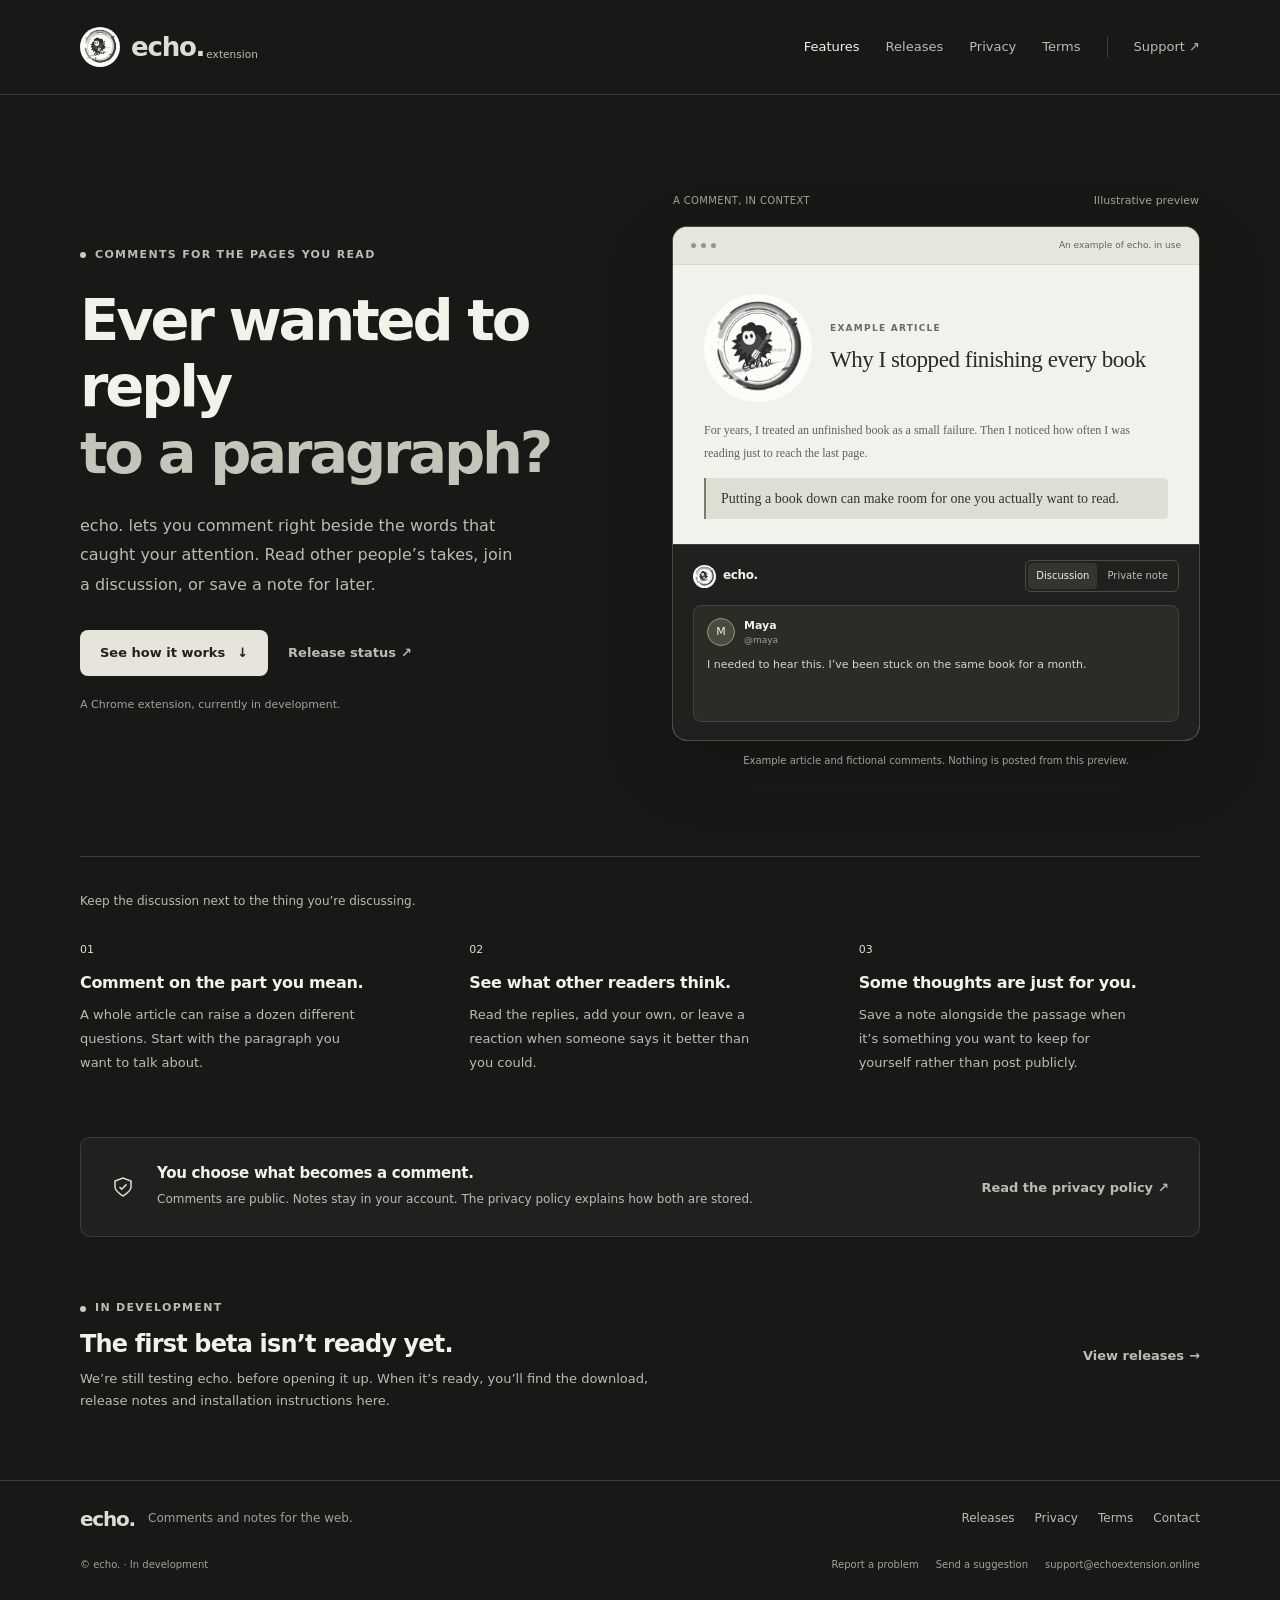
<file: index.html>
<!doctype html>
<html lang="en" dir="ltr">
<head>
  <meta charset="utf-8">
  <meta name="viewport" content="width=device-width, initial-scale=1">
  <meta name="description" content="Comment on web paragraphs, reply to other readers and keep private notes with echo., a Chrome extension currently in development.">
  <meta name="robots" content="noindex, nofollow">
  <meta name="color-scheme" content="dark">
  <meta name="theme-color" content="#181917">
  <meta http-equiv="Content-Security-Policy" content="default-src 'self'; script-src 'self'; style-src 'self'; img-src 'self' data:; font-src 'self'; connect-src 'none'; object-src 'none'; base-uri 'none'; form-action 'none'">
  <title>echo. extension — Comment on the part you mean</title>
  <link rel="icon" href="assets/echo-logo.jpg" type="image/jpeg">
  <link rel="stylesheet" href="site.css">
  <script src="site.js" defer></script>
</head>
<body>
<a class="skip-link" href="#main">Skip to content</a>
<header class="site-header">
  <div class="wrap header-inner">
    <a class="brand" href="index.html" aria-label="echo. extension home">
      <img src="assets/echo-logo.jpg" width="40" height="40" alt="">
      <span class="wordmark">echo.</span><span class="brand-kind">extension</span>
    </a>
    <nav class="site-nav" aria-label="Main navigation">
      <a href="index.html#how-it-works" aria-current="page">Features</a>
      <a href="releases.html">Releases</a>
      <a href="privacy.html">Privacy</a>
      <a href="terms.html">Terms</a>
      <a class="nav-support" href="mailto:support@echoextension.online">Support <span aria-hidden="true">↗</span></a>
    </nav>
  </div>
</header>
<main id="main" class="wrap">
  <section class="hero" aria-labelledby="hero-title">
    <div class="hero-copy">
      <div class="eyebrow"><span class="status-dot" aria-hidden="true"></span> Comments for the pages you read</div>
      <h1 id="hero-title">Ever wanted to reply<br><span>to a paragraph?</span></h1>
      <p>echo. lets you comment right beside the words that caught your attention. Read other people’s takes, join a discussion, or save a note for later.</p>
      <div class="actions"><a class="button" href="#how-it-works">See how it works <span aria-hidden="true">↓</span></a><a class="text-link" href="releases.html">Release status <span aria-hidden="true">↗</span></a></div>
      <small class="hero-note">A Chrome extension, currently in development.</small>
    </div>
    <div class="preview" aria-label="Interactive illustration of a passage with an echo. discussion">
      <div class="preview-label"><span>A COMMENT, IN CONTEXT</span><span>Illustrative preview</span></div>
      <div class="reading-card">
        <div class="reading-top" aria-hidden="true"><i></i><i></i><i></i><span>An example of echo. in use</span></div>
        <div class="article-preview">
          <div class="article-heading"><img class="reading-mascot" src="assets/echo-logo.jpg" width="108" height="108" alt="echo. mascot holding a brush"><div><div class="article-kicker">Example article</div><h2 class="article-title">Why I stopped finishing every book</h2></div></div>
          <p class="article-intro">For years, I treated an unfinished book as a small failure. Then I noticed how often I was reading just to reach the last page.</p>
          <blockquote class="article-quote">Putting a book down can make room for one you actually want to read.</blockquote>
        </div>
        <div class="demo">
          <div class="demo-head"><img src="assets/echo-logo.jpg" width="23" height="23" alt=""><span class="demo-brand">echo.</span>
            <div class="demo-tabs" role="group" aria-label="Preview mode"><button type="button" data-demo-view="demo-discussion" aria-controls="demo-discussion" aria-pressed="true">Discussion</button><button type="button" data-demo-view="demo-note" aria-controls="demo-note" aria-pressed="false">Private note</button></div>
          </div>
          <div id="demo-discussion" class="demo-panel" data-demo-panel role="region" aria-label="Sample discussion">
            <div class="demo-author"><span class="avatar" aria-hidden="true">M</span><div><span class="author-name">Maya</span><span class="author-handle">@maya</span></div></div>
            <p>I needed to hear this. I’ve been stuck on the same book for a month.</p>
          </div>
          <div id="demo-note" class="demo-panel" data-demo-panel role="region" aria-label="Sample private note" hidden>
            <span class="note-label"><svg viewBox="0 0 16 16" fill="none" stroke="currentColor" stroke-width="1.4" aria-hidden="true"><rect x="3" y="7" width="10" height="7" rx="1.5"/><path d="M5 7V5a3 3 0 0 1 6 0v2"/></svg> A note to yourself</span><p class="note-example">If I’m not enjoying a book, it’s fine to leave it unfinished.</p>
          </div>
        </div>
      </div>
      <small class="preview-caption">Example article and fictional comments. Nothing is posted from this preview.</small>
    </div>
  </section>
  <section id="how-it-works" class="how-section section-line" aria-labelledby="how-title">
    <h2 id="how-title" class="section-heading">Keep the discussion next to the thing you’re discussing.</h2>
    <div class="steps">
      <article><span class="step-number">01</span><h3>Comment on the part you mean.</h3><p>A whole article can raise a dozen different questions. Start with the paragraph you want to talk about.</p></article>
      <article><span class="step-number">02</span><h3>See what other readers think.</h3><p>Read the replies, add your own, or leave a reaction when someone says it better than you could.</p></article>
      <article><span class="step-number">03</span><h3>Some thoughts are just for you.</h3><p>Save a note alongside the passage when it’s something you want to keep for yourself rather than post publicly.</p></article>
    </div>
  </section>
  <section class="privacy-strip" aria-labelledby="privacy-title">
    <svg viewBox="0 0 24 24" fill="none" stroke="currentColor" stroke-width="1.5" aria-hidden="true"><path d="M12 3 4 6v6c0 4 5 7 8 9 3-2 8-5 8-9V6z"/><path d="m8.5 12 2.2 2.2 4.8-4.8"/></svg><div><h2 id="privacy-title">You choose what becomes a comment.</h2><p>Comments are public. Notes stay in your account. The privacy policy explains how both are stored.</p></div><a class="text-link" href="privacy.html">Read the privacy policy <span aria-hidden="true">↗</span></a>
  </section>
  <section class="release-teaser" aria-labelledby="release-title">
    <div><div class="eyebrow"><span class="status-dot" aria-hidden="true"></span> In development</div><h2 id="release-title">The first beta isn’t ready yet.</h2><p>We’re still testing echo. before opening it up. When it’s ready, you’ll find the download, release notes and installation instructions here.</p></div><a class="text-link" href="releases.html">View releases <span aria-hidden="true">→</span></a>
  </section>
</main>
<footer class="site-footer">
  <div class="wrap">
    <div class="footer-top">
      <div class="footer-brand"><a class="brand" href="index.html" aria-label="echo. home"><span class="wordmark">echo.</span></a><span>Comments and notes for the web.</span></div>
      <nav class="footer-links" aria-label="Footer navigation"><a href="releases.html">Releases</a><a href="privacy.html">Privacy</a><a href="terms.html">Terms</a><a href="mailto:support@echoextension.online">Contact</a></nav>
    </div>
    <div class="footer-bottom">
      <span>© echo. · In development</span>
      <div class="support-links"><a href="mailto:support@echoextension.online?subject=echo.%20%E2%80%94%20Problem%20report">Report a problem</a><a href="mailto:support@echoextension.online?subject=echo.%20%E2%80%94%20Suggestion">Send a suggestion</a><a href="mailto:support@echoextension.online">support@echoextension.online</a></div>
    </div>
  </div>
</footer>
</body>
</html>
</file>
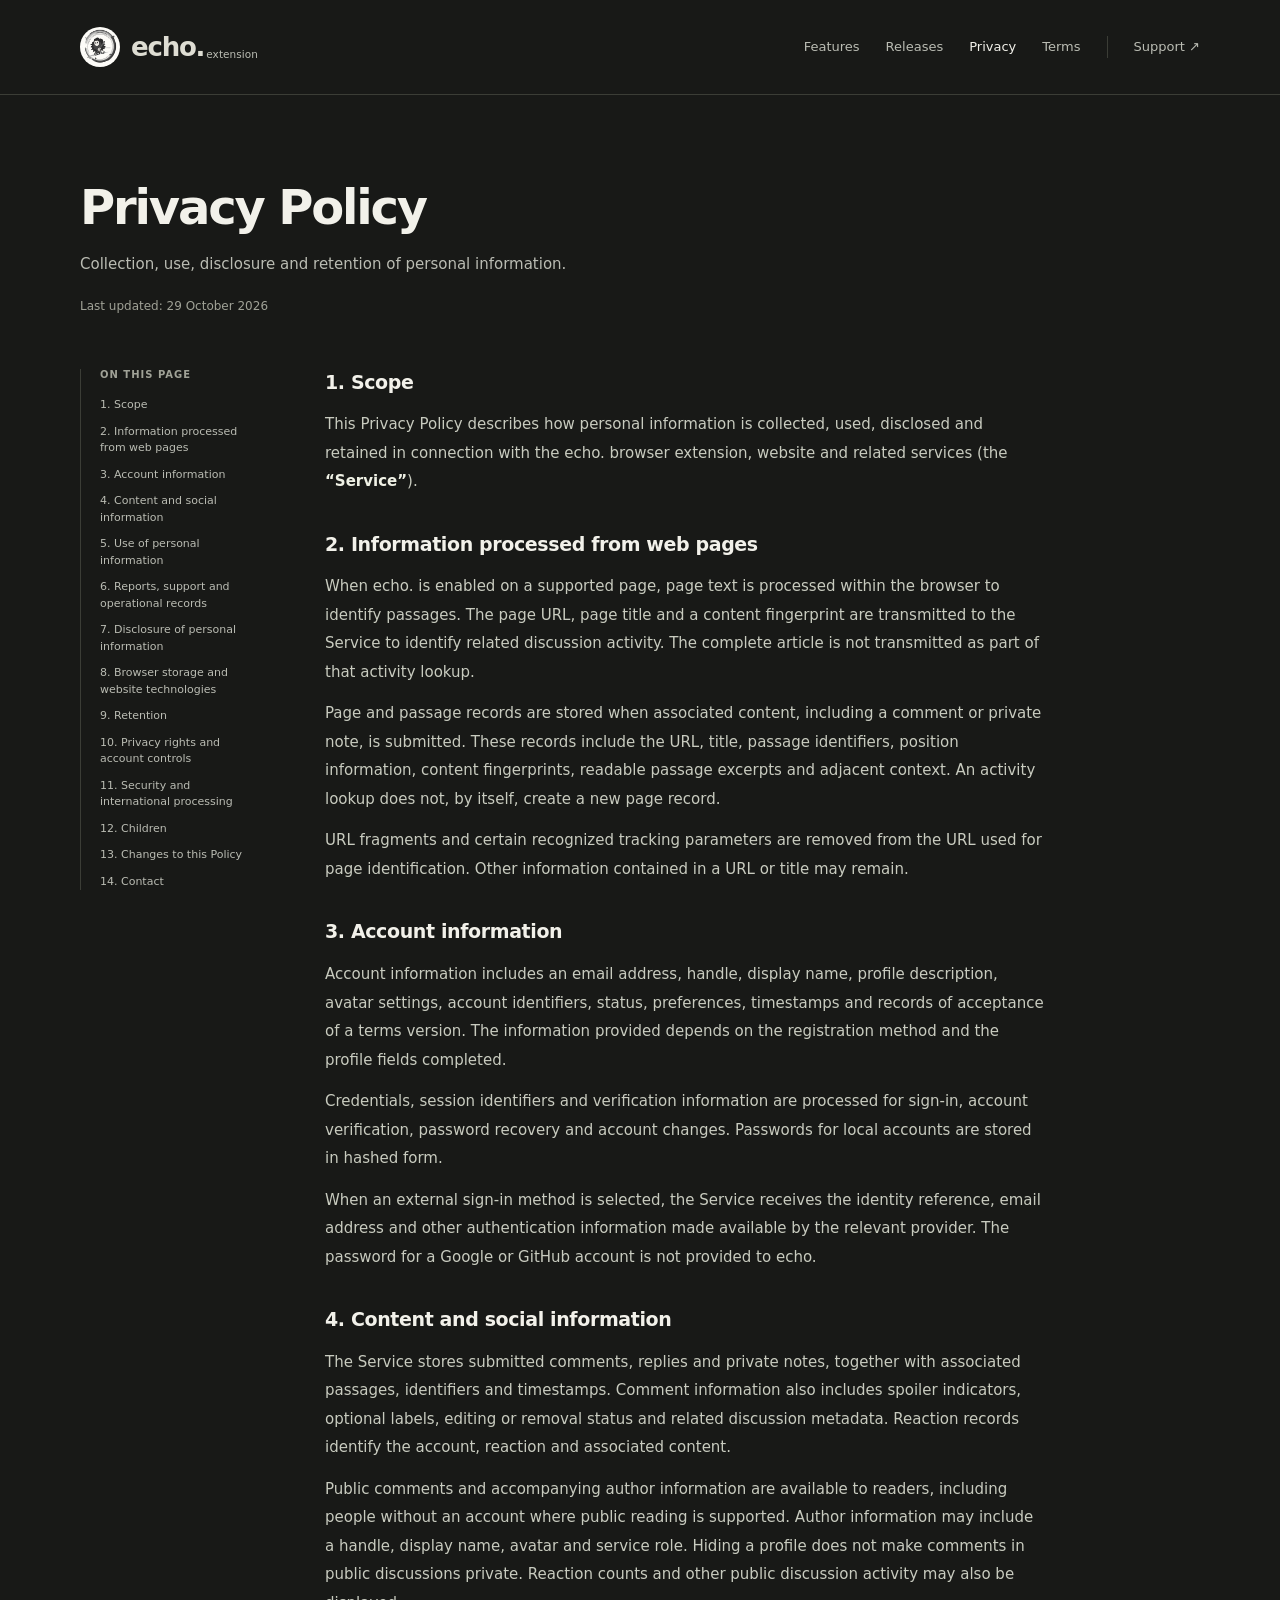
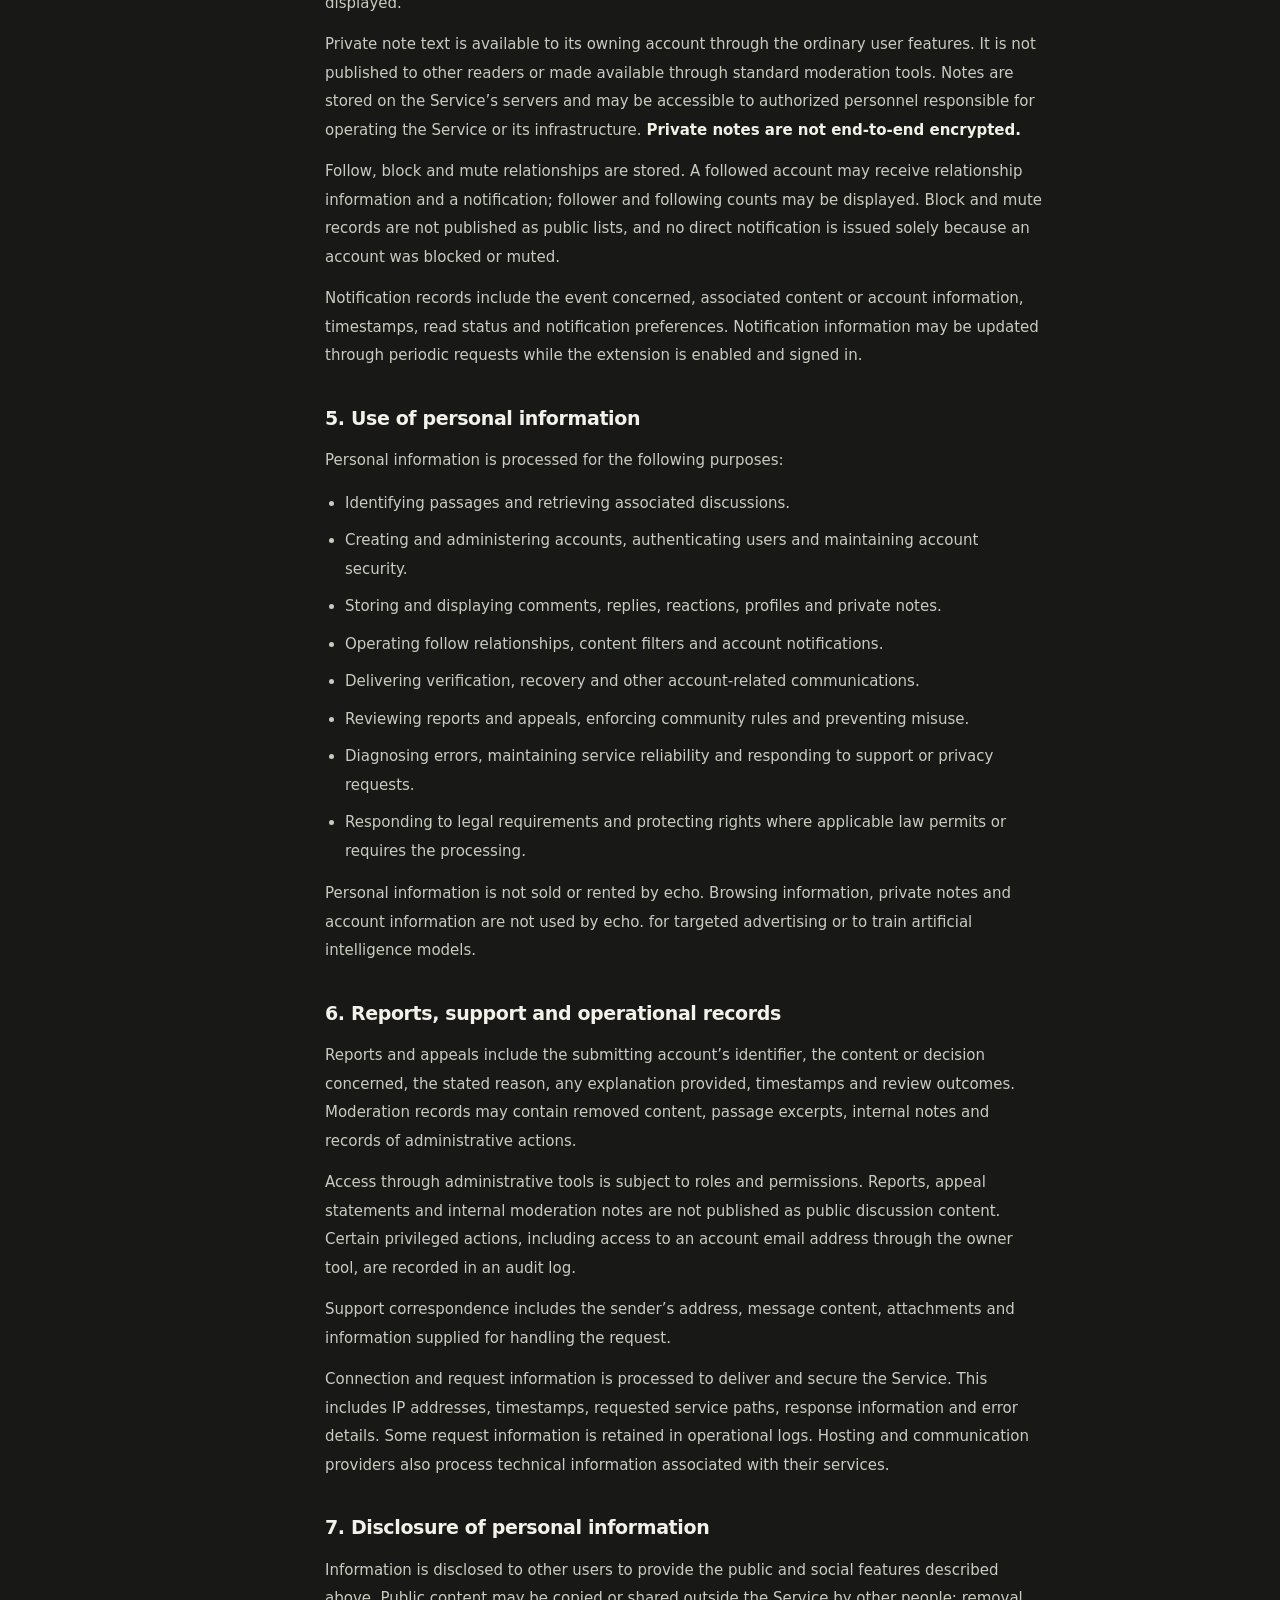
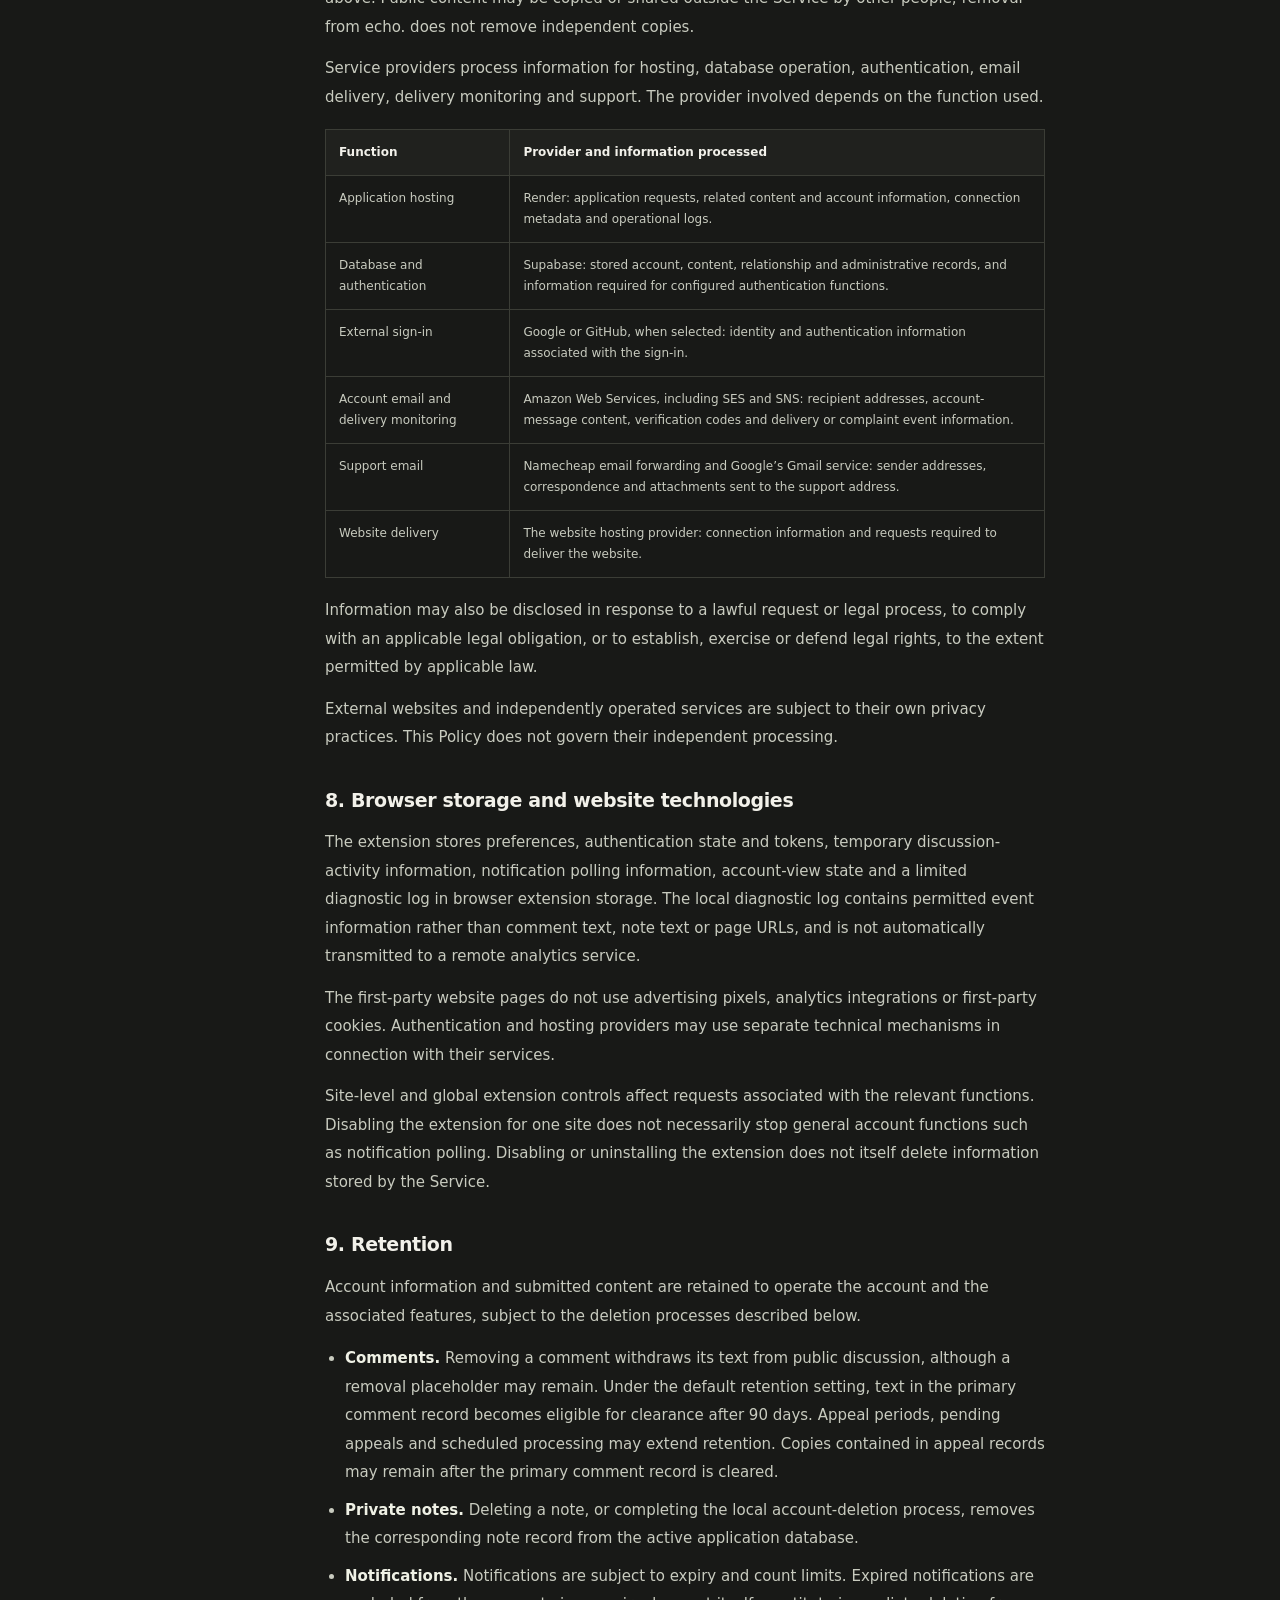
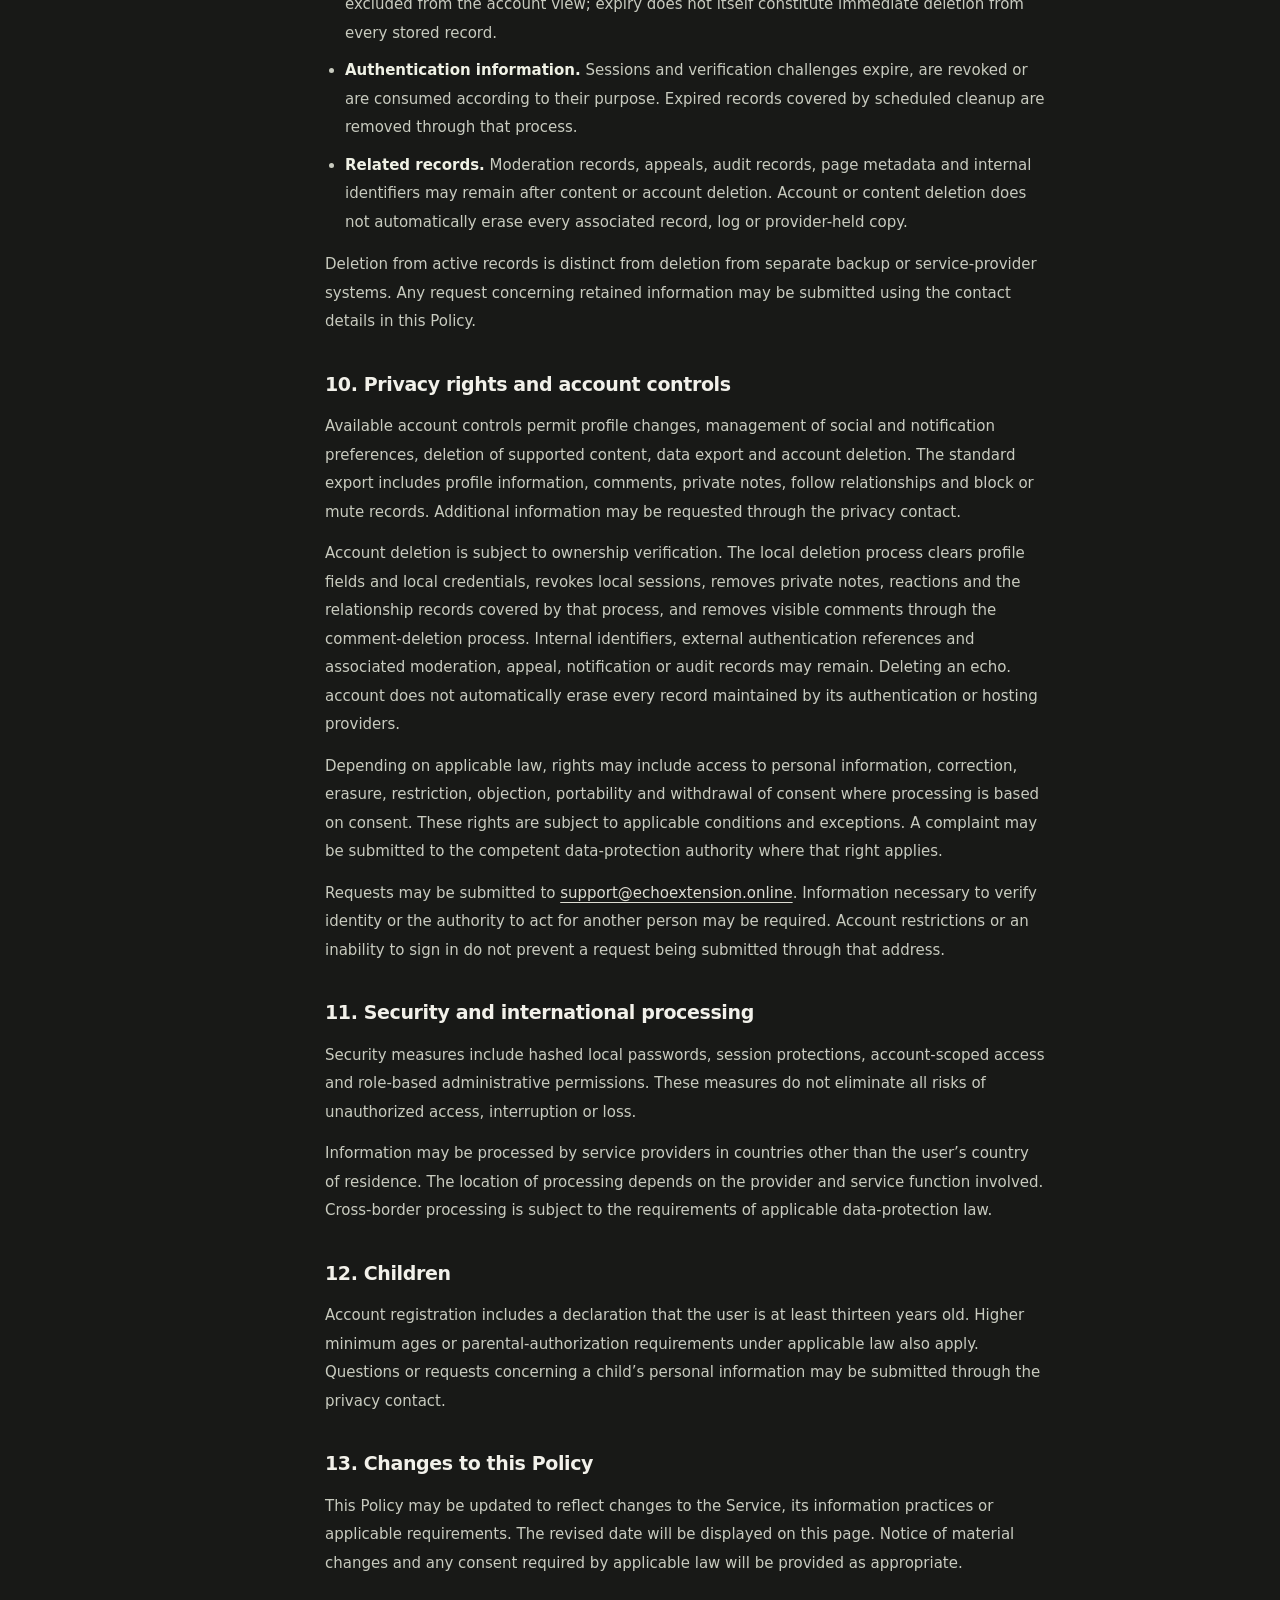
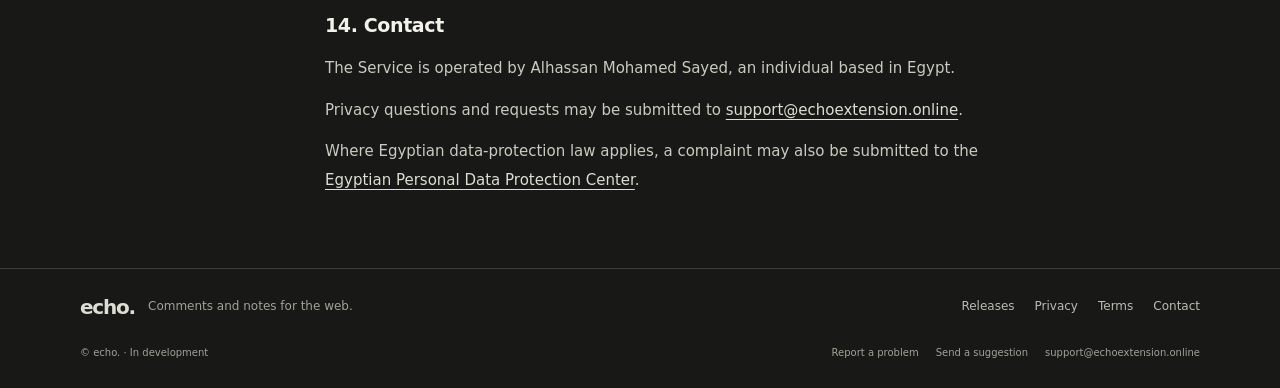
<file: privacy.html>
<!doctype html>
<html lang="en" dir="ltr">
<head>
  <meta charset="utf-8">
  <meta name="viewport" content="width=device-width, initial-scale=1">
  <meta name="description" content="The echo. privacy policy.">
  <meta name="robots" content="noindex, nofollow">
  <meta name="color-scheme" content="dark">
  <meta name="theme-color" content="#181917">
  <meta http-equiv="Content-Security-Policy" content="default-src 'self'; script-src 'self'; style-src 'self'; img-src 'self' data:; font-src 'self'; connect-src 'none'; object-src 'none'; base-uri 'none'; form-action 'none'">
  <title>Privacy Policy — echo. extension</title>
  <link rel="icon" href="assets/echo-logo.jpg" type="image/jpeg">
  <link rel="stylesheet" href="site.css">

</head>
<body>
<a class="skip-link" href="#main">Skip to content</a>
<header class="site-header">
  <div class="wrap header-inner">
    <a class="brand" href="index.html" aria-label="echo. extension home">
      <img src="assets/echo-logo.jpg" width="40" height="40" alt="">
      <span class="wordmark">echo.</span><span class="brand-kind">extension</span>
    </a>
    <nav class="site-nav" aria-label="Main navigation">
      <a href="index.html#how-it-works">Features</a>
      <a href="releases.html">Releases</a>
      <a href="privacy.html" aria-current="page">Privacy</a>
      <a href="terms.html">Terms</a>
      <a class="nav-support" href="mailto:support@echoextension.online">Support <span aria-hidden="true">↗</span></a>
    </nav>
  </div>
</header>
<main id="main" class="wrap">
  <div class="page-intro legal-intro"><h1>Privacy Policy</h1><p>Collection, use, disclosure and retention of personal information.</p><div class="legal-meta">Last updated: 29 October 2026</div></div>
  <div class="legal-layout">
    <nav class="legal-toc" aria-label="Privacy Policy contents"><h2>On this page</h2><ol><li><a href="#scope">1. Scope</a></li><li><a href="#page-data">2. Information processed from web pages</a></li><li><a href="#accounts">3. Account information</a></li><li><a href="#content">4. Content and social information</a></li><li><a href="#purposes">5. Use of personal information</a></li><li><a href="#safety">6. Reports, support and operational records</a></li><li><a href="#providers">7. Disclosure of personal information</a></li><li><a href="#storage">8. Browser storage and website technologies</a></li><li><a href="#retention">9. Retention</a></li><li><a href="#choices">10. Privacy rights and account controls</a></li><li><a href="#security">11. Security and international processing</a></li><li><a href="#age">12. Children</a></li><li><a href="#changes">13. Changes to this Policy</a></li><li><a href="#contact">14. Contact</a></li></ol></nav>
    <article class="legal-content" aria-label="Privacy Policy" data-document-version="PR-2026-10-29.5">
      <section id="scope" aria-labelledby="scope-title"><h2 id="scope-title">1. Scope</h2><p>This Privacy Policy describes how personal information is collected, used, disclosed and retained in connection with the echo. browser extension, website and related services (the <strong>“Service”</strong>).</p></section>
      <section id="page-data" aria-labelledby="page-data-title"><h2 id="page-data-title">2. Information processed from web pages</h2><p>When echo. is enabled on a supported page, page text is processed within the browser to identify passages. The page URL, page title and a content fingerprint are transmitted to the Service to identify related discussion activity. The complete article is not transmitted as part of that activity lookup.</p><p>Page and passage records are stored when associated content, including a comment or private note, is submitted. These records include the URL, title, passage identifiers, position information, content fingerprints, readable passage excerpts and adjacent context. An activity lookup does not, by itself, create a new page record.</p><p>URL fragments and certain recognized tracking parameters are removed from the URL used for page identification. Other information contained in a URL or title may remain.</p></section>
      <section id="accounts" aria-labelledby="accounts-title"><h2 id="accounts-title">3. Account information</h2><p>Account information includes an email address, handle, display name, profile description, avatar settings, account identifiers, status, preferences, timestamps and records of acceptance of a terms version. The information provided depends on the registration method and the profile fields completed.</p><p>Credentials, session identifiers and verification information are processed for sign-in, account verification, password recovery and account changes. Passwords for local accounts are stored in hashed form.</p><p>When an external sign-in method is selected, the Service receives the identity reference, email address and other authentication information made available by the relevant provider. The password for a Google or GitHub account is not provided to echo.</p></section>
      <section id="content" aria-labelledby="content-title"><h2 id="content-title">4. Content and social information</h2><p>The Service stores submitted comments, replies and private notes, together with associated passages, identifiers and timestamps. Comment information also includes spoiler indicators, optional labels, editing or removal status and related discussion metadata. Reaction records identify the account, reaction and associated content.</p><p>Public comments and accompanying author information are available to readers, including people without an account where public reading is supported. Author information may include a handle, display name, avatar and service role. Hiding a profile does not make comments in public discussions private. Reaction counts and other public discussion activity may also be displayed.</p><p>Private note text is available to its owning account through the ordinary user features. It is not published to other readers or made available through standard moderation tools. Notes are stored on the Service’s servers and may be accessible to authorized personnel responsible for operating the Service or its infrastructure. <strong>Private notes are not end-to-end encrypted.</strong></p><p>Follow, block and mute relationships are stored. A followed account may receive relationship information and a notification; follower and following counts may be displayed. Block and mute records are not published as public lists, and no direct notification is issued solely because an account was blocked or muted.</p><p>Notification records include the event concerned, associated content or account information, timestamps, read status and notification preferences. Notification information may be updated through periodic requests while the extension is enabled and signed in.</p></section>
      <section id="purposes" aria-labelledby="purposes-title"><h2 id="purposes-title">5. Use of personal information</h2><p>Personal information is processed for the following purposes:</p><ul><li>Identifying passages and retrieving associated discussions.</li><li>Creating and administering accounts, authenticating users and maintaining account security.</li><li>Storing and displaying comments, replies, reactions, profiles and private notes.</li><li>Operating follow relationships, content filters and account notifications.</li><li>Delivering verification, recovery and other account-related communications.</li><li>Reviewing reports and appeals, enforcing community rules and preventing misuse.</li><li>Diagnosing errors, maintaining service reliability and responding to support or privacy requests.</li><li>Responding to legal requirements and protecting rights where applicable law permits or requires the processing.</li></ul><p>Personal information is not sold or rented by echo. Browsing information, private notes and account information are not used by echo. for targeted advertising or to train artificial intelligence models.</p></section>
      <section id="safety" aria-labelledby="safety-title"><h2 id="safety-title">6. Reports, support and operational records</h2><p>Reports and appeals include the submitting account’s identifier, the content or decision concerned, the stated reason, any explanation provided, timestamps and review outcomes. Moderation records may contain removed content, passage excerpts, internal notes and records of administrative actions.</p><p>Access through administrative tools is subject to roles and permissions. Reports, appeal statements and internal moderation notes are not published as public discussion content. Certain privileged actions, including access to an account email address through the owner tool, are recorded in an audit log.</p><p>Support correspondence includes the sender’s address, message content, attachments and information supplied for handling the request.</p><p>Connection and request information is processed to deliver and secure the Service. This includes IP addresses, timestamps, requested service paths, response information and error details. Some request information is retained in operational logs. Hosting and communication providers also process technical information associated with their services.</p></section>
      <section id="providers" aria-labelledby="providers-title"><h2 id="providers-title">7. Disclosure of personal information</h2><p>Information is disclosed to other users to provide the public and social features described above. Public content may be copied or shared outside the Service by other people; removal from echo. does not remove independent copies.</p><p>Service providers process information for hosting, database operation, authentication, email delivery, delivery monitoring and support. The provider involved depends on the function used.</p><div class="table-wrap" role="region" aria-label="Service providers table" tabindex="0"><table><thead><tr><th scope="col">Function</th><th scope="col">Provider and information processed</th></tr></thead><tbody><tr><td>Application hosting</td><td>Render: application requests, related content and account information, connection metadata and operational logs.</td></tr><tr><td>Database and authentication</td><td>Supabase: stored account, content, relationship and administrative records, and information required for configured authentication functions.</td></tr><tr><td>External sign-in</td><td>Google or GitHub, when selected: identity and authentication information associated with the sign-in.</td></tr><tr><td>Account email and delivery monitoring</td><td>Amazon Web Services, including SES and SNS: recipient addresses, account-message content, verification codes and delivery or complaint event information.</td></tr><tr><td>Support email</td><td>Namecheap email forwarding and Google’s Gmail service: sender addresses, correspondence and attachments sent to the support address.</td></tr><tr><td>Website delivery</td><td>The website hosting provider: connection information and requests required to deliver the website.</td></tr></tbody></table></div><p>Information may also be disclosed in response to a lawful request or legal process, to comply with an applicable legal obligation, or to establish, exercise or defend legal rights, to the extent permitted by applicable law.</p><p>External websites and independently operated services are subject to their own privacy practices. This Policy does not govern their independent processing.</p></section>
      <section id="storage" aria-labelledby="storage-title"><h2 id="storage-title">8. Browser storage and website technologies</h2><p>The extension stores preferences, authentication state and tokens, temporary discussion-activity information, notification polling information, account-view state and a limited diagnostic log in browser extension storage. The local diagnostic log contains permitted event information rather than comment text, note text or page URLs, and is not automatically transmitted to a remote analytics service.</p><p>The first-party website pages do not use advertising pixels, analytics integrations or first-party cookies. Authentication and hosting providers may use separate technical mechanisms in connection with their services.</p><p>Site-level and global extension controls affect requests associated with the relevant functions. Disabling the extension for one site does not necessarily stop general account functions such as notification polling. Disabling or uninstalling the extension does not itself delete information stored by the Service.</p></section>
      <section id="retention" aria-labelledby="retention-title"><h2 id="retention-title">9. Retention</h2><p>Account information and submitted content are retained to operate the account and the associated features, subject to the deletion processes described below.</p><ul><li><strong>Comments.</strong> Removing a comment withdraws its text from public discussion, although a removal placeholder may remain. Under the default retention setting, text in the primary comment record becomes eligible for clearance after 90 days. Appeal periods, pending appeals and scheduled processing may extend retention. Copies contained in appeal records may remain after the primary comment record is cleared.</li><li><strong>Private notes.</strong> Deleting a note, or completing the local account-deletion process, removes the corresponding note record from the active application database.</li><li><strong>Notifications.</strong> Notifications are subject to expiry and count limits. Expired notifications are excluded from the account view; expiry does not itself constitute immediate deletion from every stored record.</li><li><strong>Authentication information.</strong> Sessions and verification challenges expire, are revoked or are consumed according to their purpose. Expired records covered by scheduled cleanup are removed through that process.</li><li><strong>Related records.</strong> Moderation records, appeals, audit records, page metadata and internal identifiers may remain after content or account deletion. Account or content deletion does not automatically erase every associated record, log or provider-held copy.</li></ul><p>Deletion from active records is distinct from deletion from separate backup or service-provider systems. Any request concerning retained information may be submitted using the contact details in this Policy.</p></section>
      <section id="choices" aria-labelledby="choices-title"><h2 id="choices-title">10. Privacy rights and account controls</h2><p>Available account controls permit profile changes, management of social and notification preferences, deletion of supported content, data export and account deletion. The standard export includes profile information, comments, private notes, follow relationships and block or mute records. Additional information may be requested through the privacy contact.</p><p>Account deletion is subject to ownership verification. The local deletion process clears profile fields and local credentials, revokes local sessions, removes private notes, reactions and the relationship records covered by that process, and removes visible comments through the comment-deletion process. Internal identifiers, external authentication references and associated moderation, appeal, notification or audit records may remain. Deleting an echo. account does not automatically erase every record maintained by its authentication or hosting providers.</p><p>Depending on applicable law, rights may include access to personal information, correction, erasure, restriction, objection, portability and withdrawal of consent where processing is based on consent. These rights are subject to applicable conditions and exceptions. A complaint may be submitted to the competent data-protection authority where that right applies.</p><p>Requests may be submitted to <a href="mailto:support@echoextension.online">support@echoextension.online</a>. Information necessary to verify identity or the authority to act for another person may be required. Account restrictions or an inability to sign in do not prevent a request being submitted through that address.</p></section>
      <section id="security" aria-labelledby="security-title"><h2 id="security-title">11. Security and international processing</h2><p>Security measures include hashed local passwords, session protections, account-scoped access and role-based administrative permissions. These measures do not eliminate all risks of unauthorized access, interruption or loss.</p><p>Information may be processed by service providers in countries other than the user’s country of residence. The location of processing depends on the provider and service function involved. Cross-border processing is subject to the requirements of applicable data-protection law.</p></section>
      <section id="age" aria-labelledby="age-title"><h2 id="age-title">12. Children</h2><p>Account registration includes a declaration that the user is at least thirteen years old. Higher minimum ages or parental-authorization requirements under applicable law also apply. Questions or requests concerning a child’s personal information may be submitted through the privacy contact.</p></section>
      <section id="changes" aria-labelledby="changes-title"><h2 id="changes-title">13. Changes to this Policy</h2><p>This Policy may be updated to reflect changes to the Service, its information practices or applicable requirements. The revised date will be displayed on this page. Notice of material changes and any consent required by applicable law will be provided as appropriate.</p></section>
      <section id="contact" aria-labelledby="contact-title"><h2 id="contact-title">14. Contact</h2><p>The Service is operated by Alhassan Mohamed Sayed, an individual based in Egypt.</p><p>Privacy questions and requests may be submitted to <a href="mailto:support@echoextension.online">support@echoextension.online</a>.</p><p>Where Egyptian data-protection law applies, a complaint may also be submitted to the <a href="https://pdpc.gov.eg/" rel="noopener noreferrer">Egyptian Personal Data Protection Center</a>.</p></section>
    </article>
  </div>
</main>
<footer class="site-footer">
  <div class="wrap">
    <div class="footer-top">
      <div class="footer-brand"><a class="brand" href="index.html" aria-label="echo. home"><span class="wordmark">echo.</span></a><span>Comments and notes for the web.</span></div>
      <nav class="footer-links" aria-label="Footer navigation"><a href="releases.html">Releases</a><a href="privacy.html">Privacy</a><a href="terms.html">Terms</a><a href="mailto:support@echoextension.online">Contact</a></nav>
    </div>
    <div class="footer-bottom">
      <span>© echo. · In development</span>
      <div class="support-links"><a href="mailto:support@echoextension.online?subject=echo.%20%E2%80%94%20Problem%20report">Report a problem</a><a href="mailto:support@echoextension.online?subject=echo.%20%E2%80%94%20Suggestion">Send a suggestion</a><a href="mailto:support@echoextension.online">support@echoextension.online</a></div>
    </div>
  </div>
</footer>
</body>
</html>
</file>
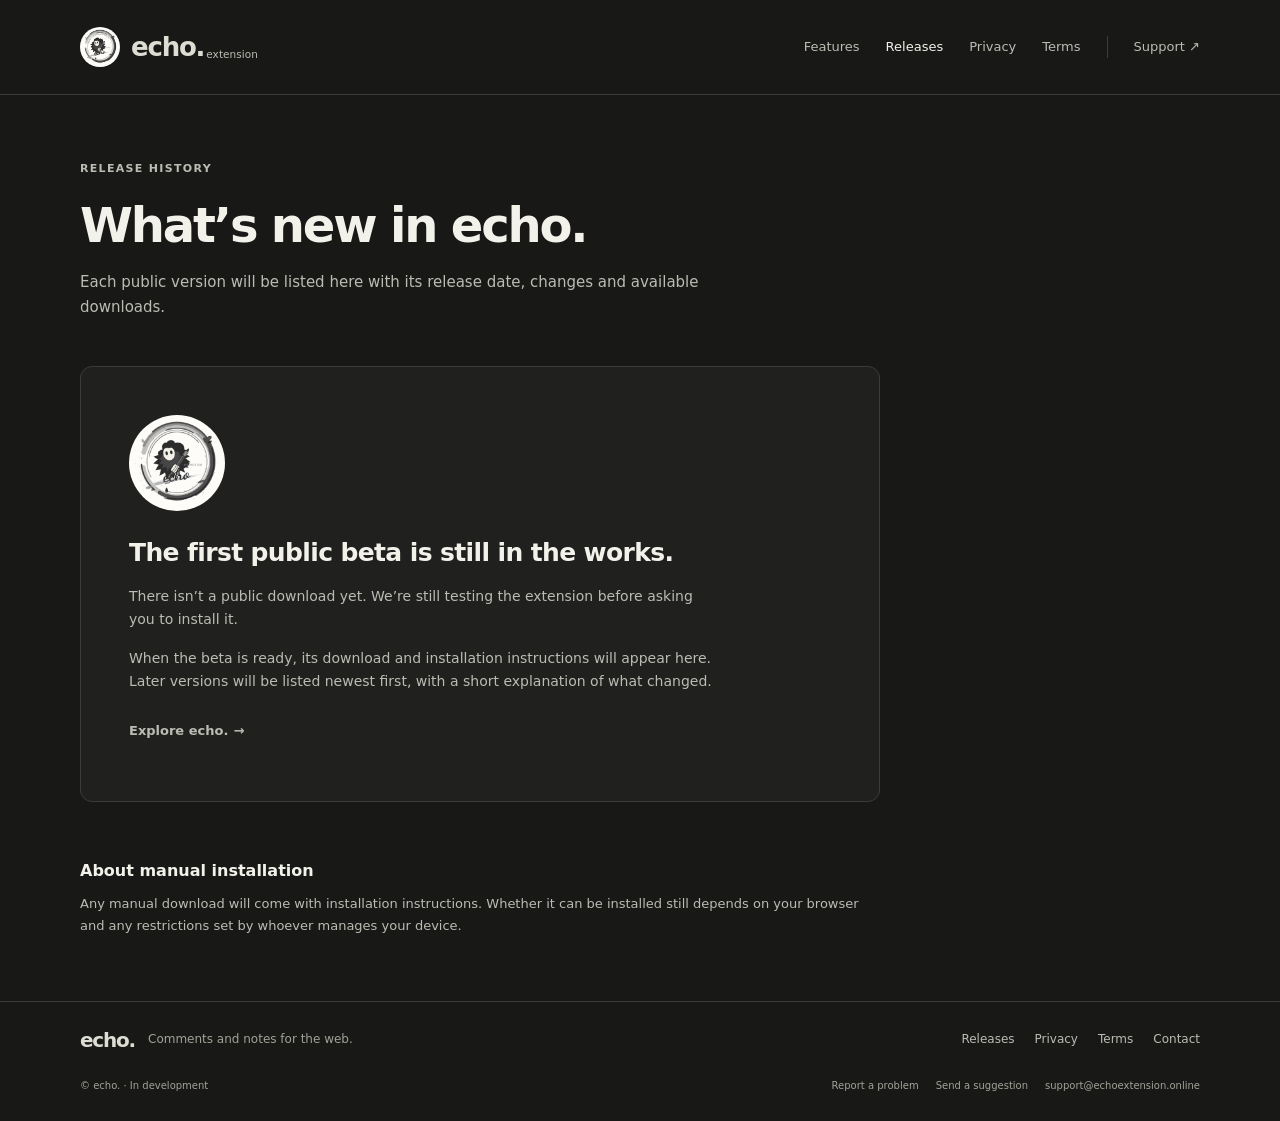
<file: releases.html>
<!doctype html>
<html lang="en" dir="ltr">
<head>
  <meta charset="utf-8">
  <meta name="viewport" content="width=device-width, initial-scale=1">
  <meta name="description" content="The official release history for echo. No public release or installation download is currently available.">
  <meta name="robots" content="noindex, nofollow">
  <meta name="color-scheme" content="dark">
  <meta name="theme-color" content="#181917">
  <meta http-equiv="Content-Security-Policy" content="default-src 'self'; script-src 'self'; style-src 'self'; img-src 'self' data:; font-src 'self'; connect-src 'none'; object-src 'none'; base-uri 'none'; form-action 'none'">
  <title>Releases — echo. extension</title>
  <link rel="icon" href="assets/echo-logo.jpg" type="image/jpeg">
  <link rel="stylesheet" href="site.css">

</head>
<body>
<a class="skip-link" href="#main">Skip to content</a>
<header class="site-header">
  <div class="wrap header-inner">
    <a class="brand" href="index.html" aria-label="echo. extension home">
      <img src="assets/echo-logo.jpg" width="40" height="40" alt="">
      <span class="wordmark">echo.</span><span class="brand-kind">extension</span>
    </a>
    <nav class="site-nav" aria-label="Main navigation">
      <a href="index.html#how-it-works">Features</a>
      <a href="releases.html" aria-current="page">Releases</a>
      <a href="privacy.html">Privacy</a>
      <a href="terms.html">Terms</a>
      <a class="nav-support" href="mailto:support@echoextension.online">Support <span aria-hidden="true">↗</span></a>
    </nav>
  </div>
</header>
<main id="main" class="wrap">
  <div class="page-intro"><div class="eyebrow">Release history</div><h1>What’s new in echo.</h1><p>Each public version will be listed here with its release date, changes and available downloads.</p></div>
  <section class="empty-release" aria-labelledby="release-empty-title"><img src="assets/echo-logo.jpg" width="96" height="96" alt="echo. extension mascot logo"><h2 id="release-empty-title">The first public beta is still in the works.</h2><p>There isn’t a public download yet. We’re still testing the extension before asking you to install it.</p><p>When the beta is ready, its download and installation instructions will appear here. Later versions will be listed newest first, with a short explanation of what changed.</p><a class="text-link" href="index.html">Explore echo. <span aria-hidden="true">→</span></a></section>
  <section class="release-details" aria-labelledby="manual-title"><h2 id="manual-title">About manual installation</h2><p>Any manual download will come with installation instructions. Whether it can be installed still depends on your browser and any restrictions set by whoever manages your device.</p></section>
</main>
<footer class="site-footer">
  <div class="wrap">
    <div class="footer-top">
      <div class="footer-brand"><a class="brand" href="index.html" aria-label="echo. home"><span class="wordmark">echo.</span></a><span>Comments and notes for the web.</span></div>
      <nav class="footer-links" aria-label="Footer navigation"><a href="releases.html">Releases</a><a href="privacy.html">Privacy</a><a href="terms.html">Terms</a><a href="mailto:support@echoextension.online">Contact</a></nav>
    </div>
    <div class="footer-bottom">
      <span>© echo. · In development</span>
      <div class="support-links"><a href="mailto:support@echoextension.online?subject=echo.%20%E2%80%94%20Problem%20report">Report a problem</a><a href="mailto:support@echoextension.online?subject=echo.%20%E2%80%94%20Suggestion">Send a suggestion</a><a href="mailto:support@echoextension.online">support@echoextension.online</a></div>
    </div>
  </div>
</footer>
</body>
</html>
</file>
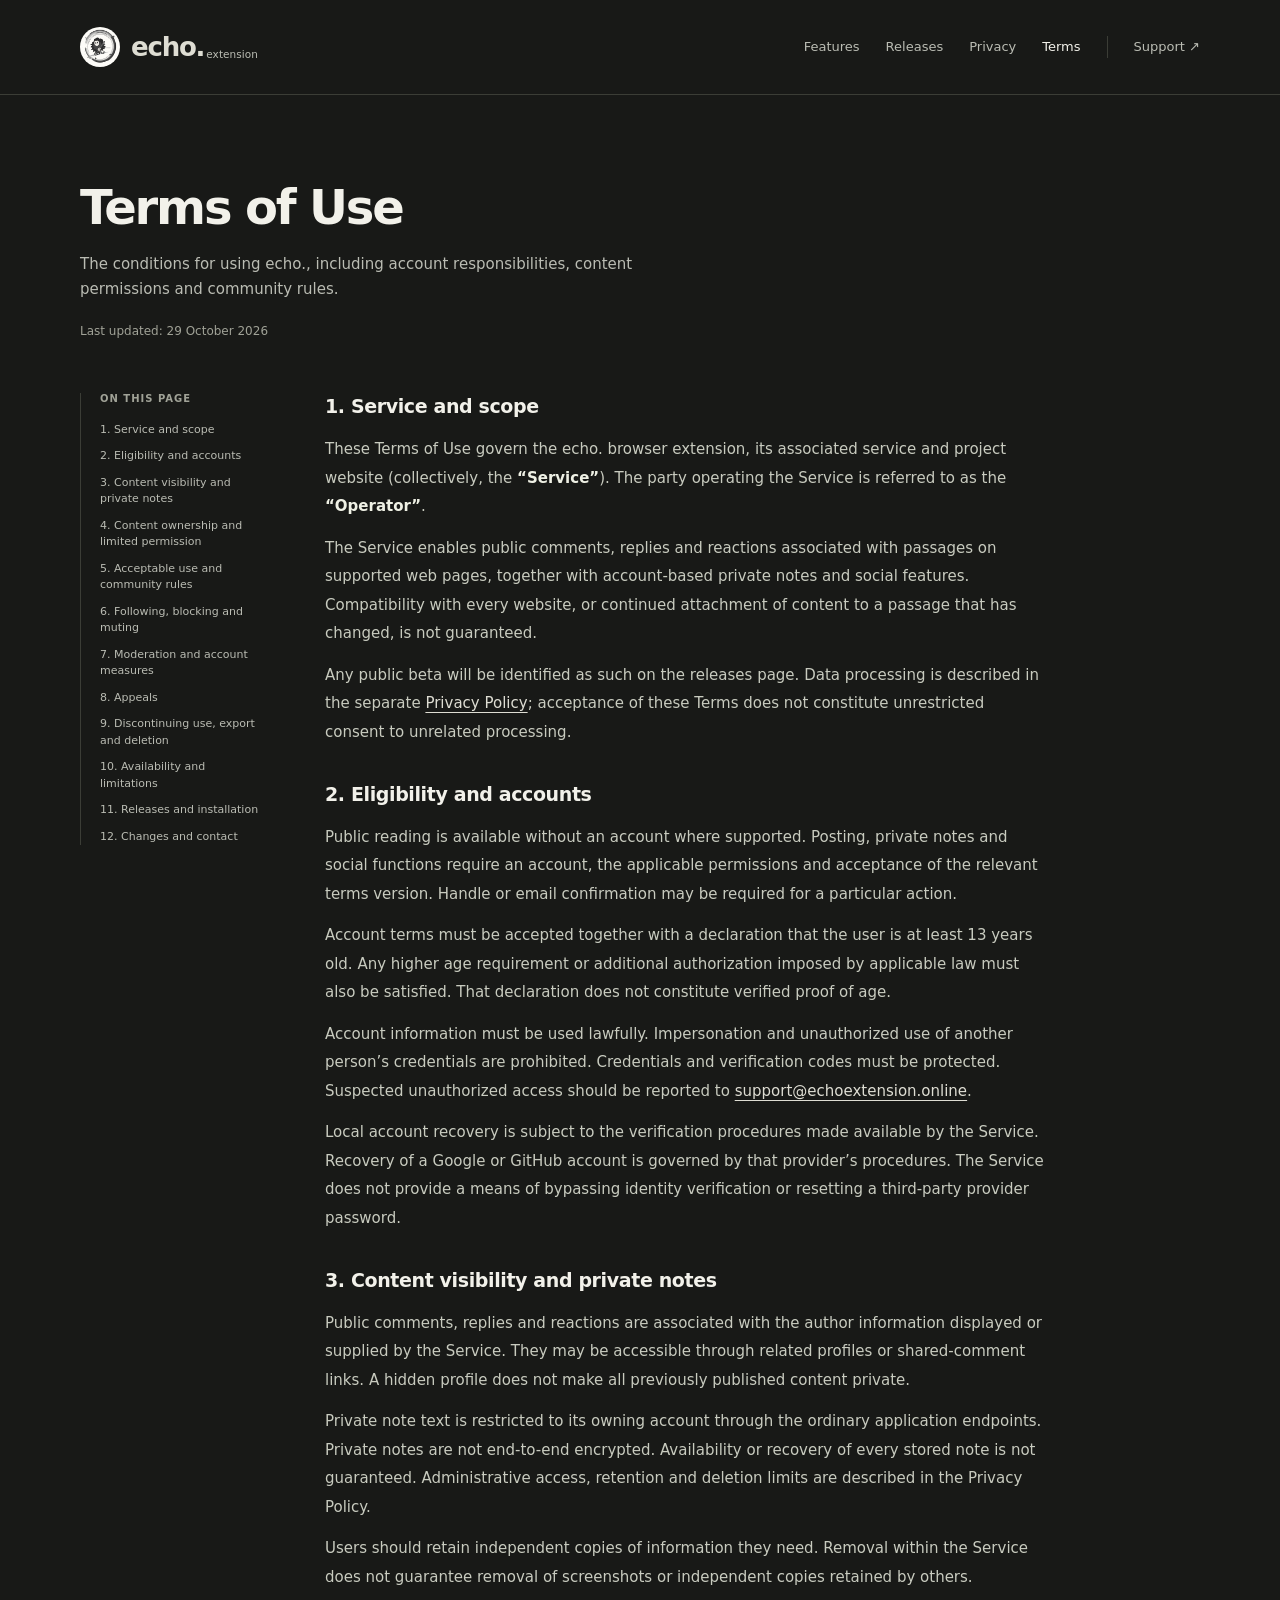
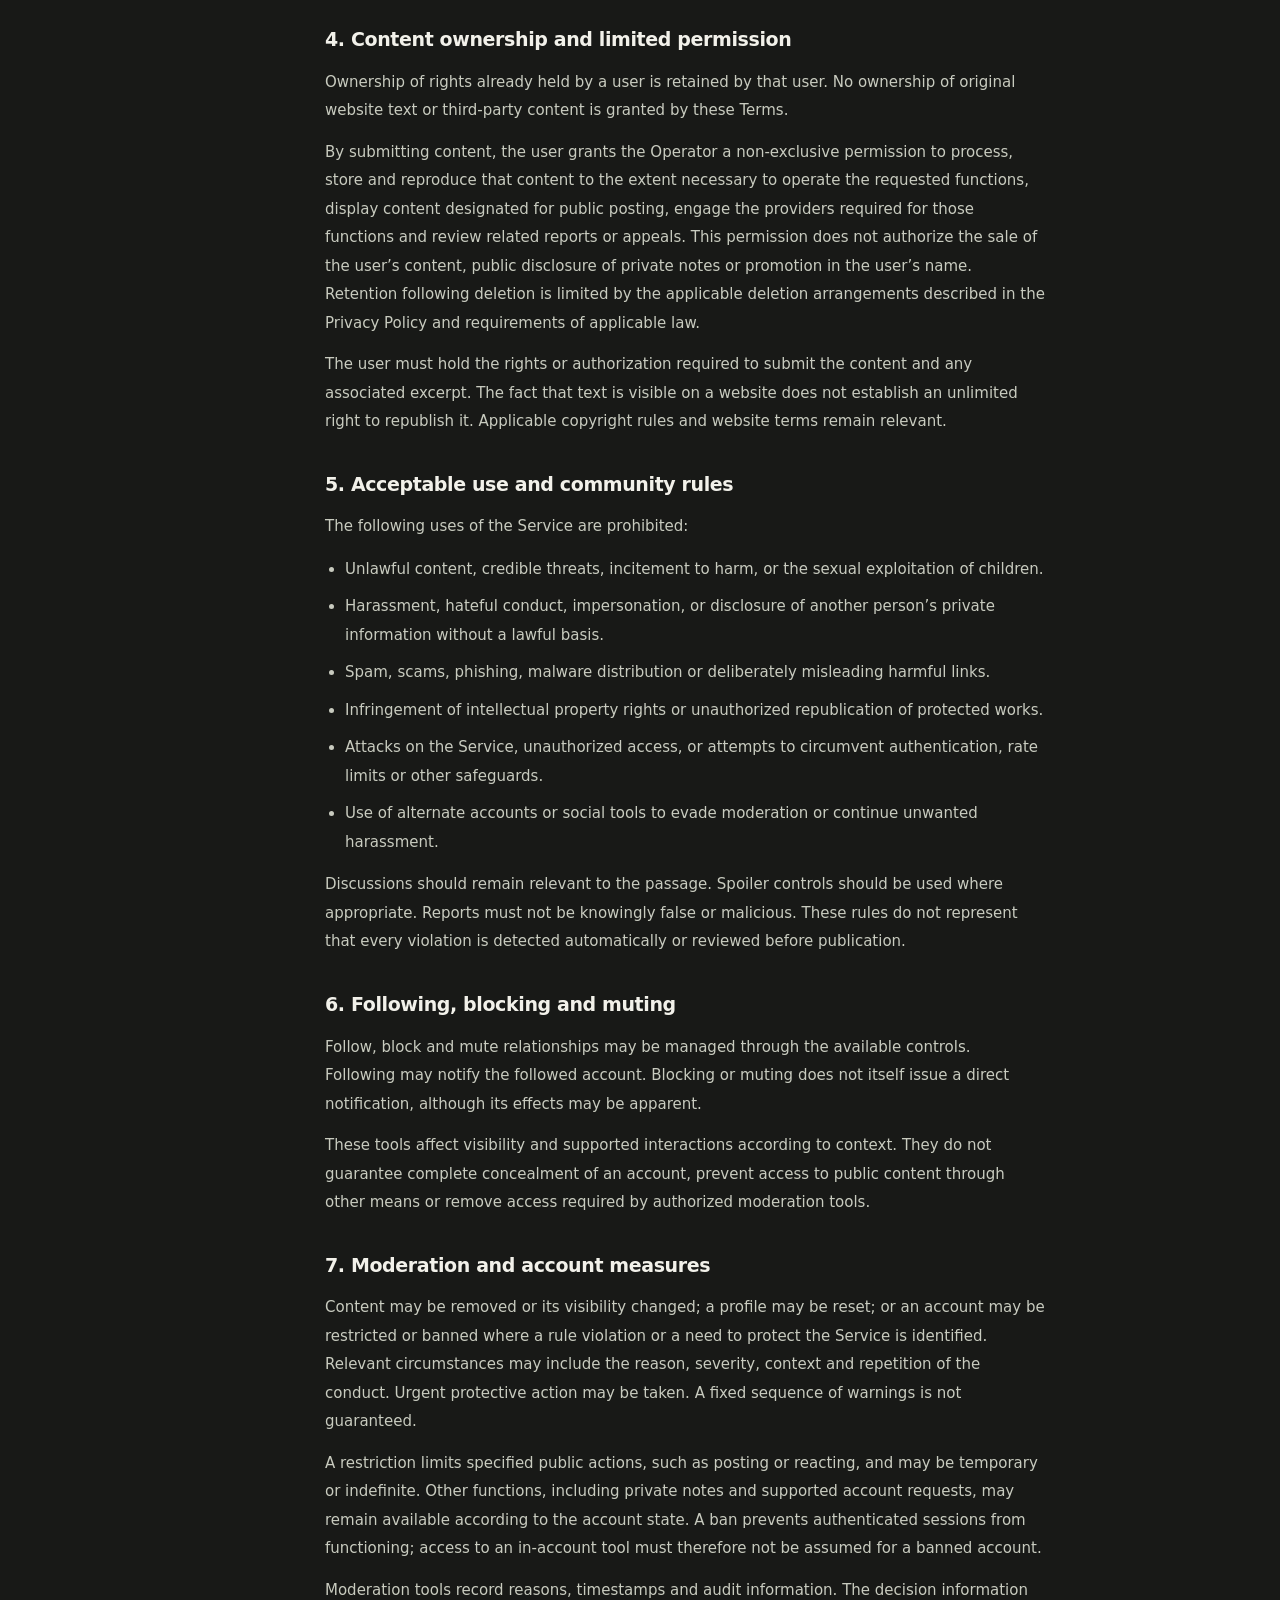
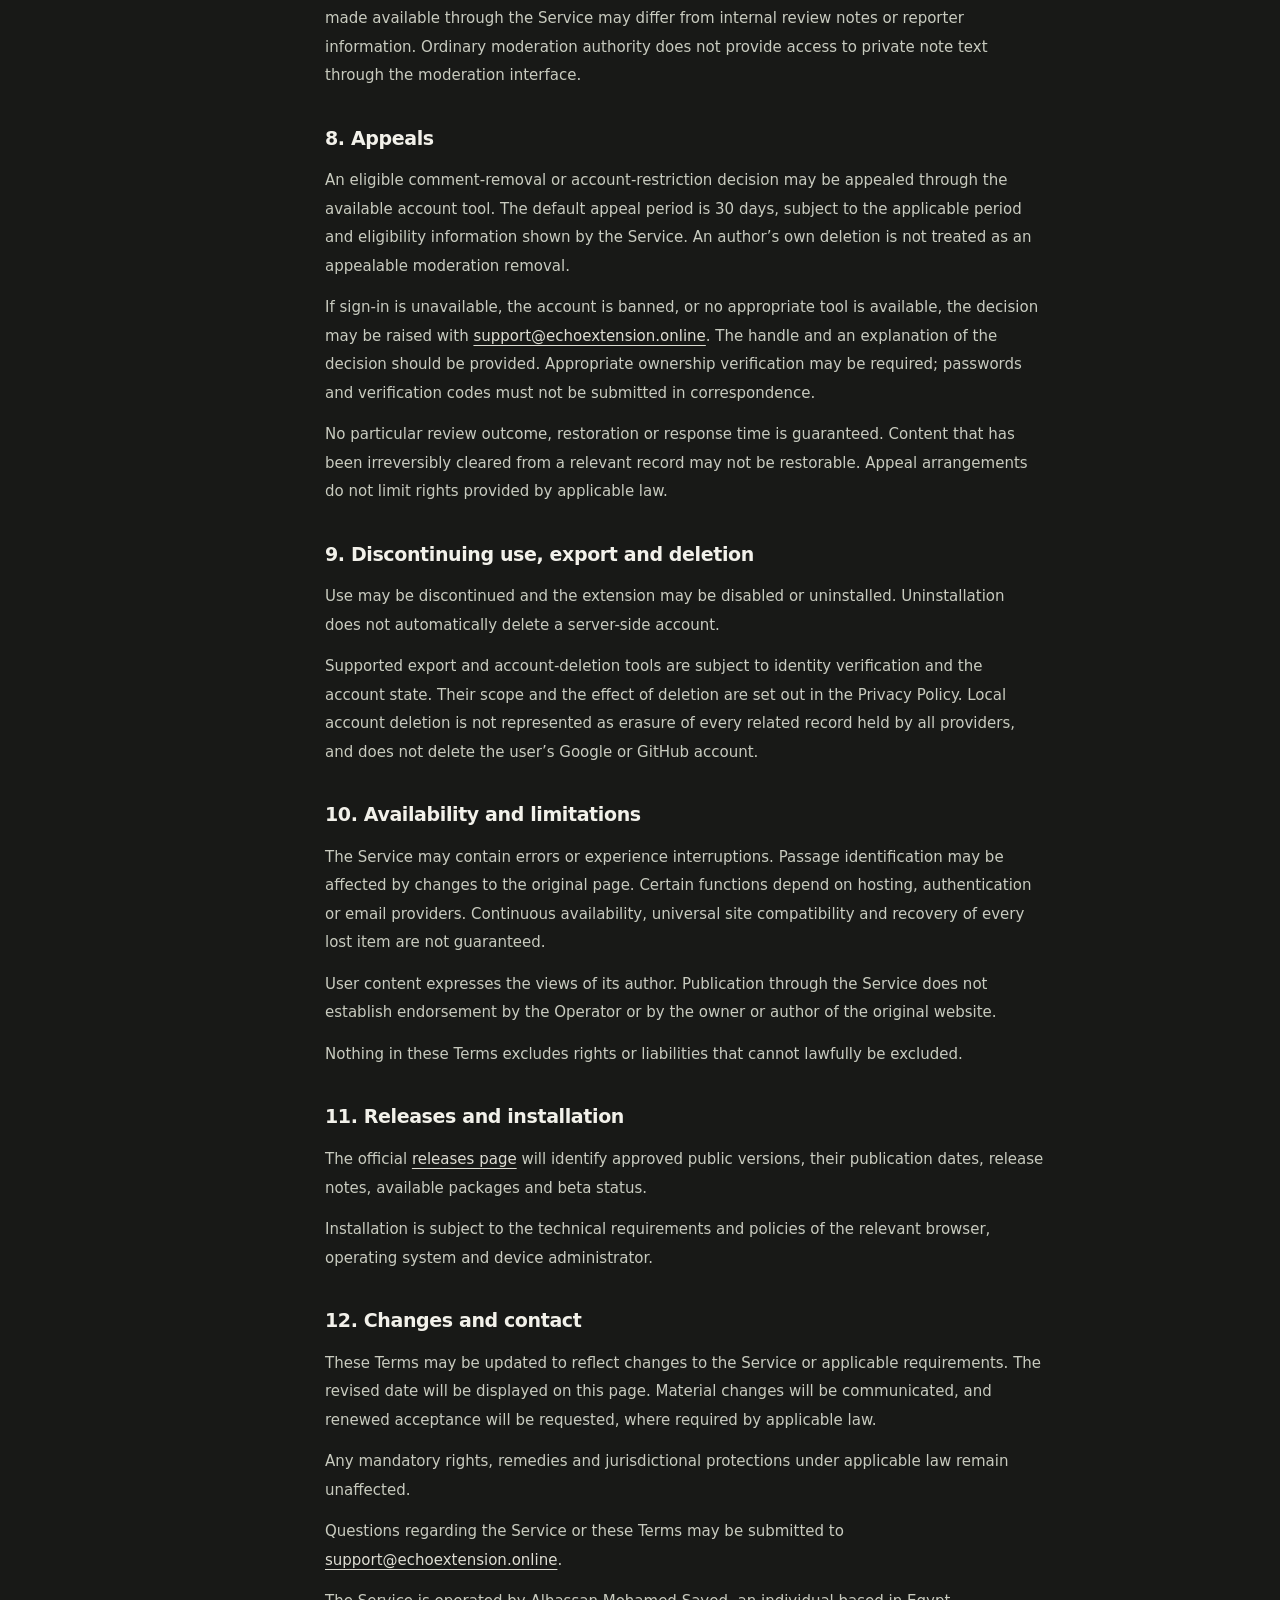
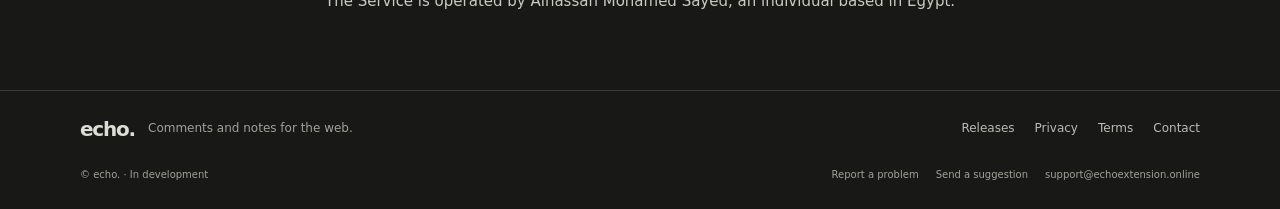
<file: terms.html>
<!doctype html>
<html lang="en" dir="ltr">
<head>
  <meta charset="utf-8">
  <meta name="viewport" content="width=device-width, initial-scale=1">
  <meta name="description" content="The echo. terms of use.">
  <meta name="robots" content="noindex, nofollow">
  <meta name="color-scheme" content="dark">
  <meta name="theme-color" content="#181917">
  <meta http-equiv="Content-Security-Policy" content="default-src 'self'; script-src 'self'; style-src 'self'; img-src 'self' data:; font-src 'self'; connect-src 'none'; object-src 'none'; base-uri 'none'; form-action 'none'">
  <title>Terms of Use — echo. extension</title>
  <link rel="icon" href="assets/echo-logo.jpg" type="image/jpeg">
  <link rel="stylesheet" href="site.css">

</head>
<body>
<a class="skip-link" href="#main">Skip to content</a>
<header class="site-header">
  <div class="wrap header-inner">
    <a class="brand" href="index.html" aria-label="echo. extension home">
      <img src="assets/echo-logo.jpg" width="40" height="40" alt="">
      <span class="wordmark">echo.</span><span class="brand-kind">extension</span>
    </a>
    <nav class="site-nav" aria-label="Main navigation">
      <a href="index.html#how-it-works">Features</a>
      <a href="releases.html">Releases</a>
      <a href="privacy.html">Privacy</a>
      <a href="terms.html" aria-current="page">Terms</a>
      <a class="nav-support" href="mailto:support@echoextension.online">Support <span aria-hidden="true">↗</span></a>
    </nav>
  </div>
</header>
<main id="main" class="wrap">
  <div class="page-intro legal-intro"><h1>Terms of Use</h1><p>The conditions for using echo., including account responsibilities, content permissions and community rules.</p><div class="legal-meta">Last updated: 29 October 2026</div></div>
  <div class="legal-layout">
    <nav class="legal-toc" aria-label="Terms of Use contents"><h2>On this page</h2><ol><li><a href="#service">1. Service and scope</a></li><li><a href="#eligibility">2. Eligibility and accounts</a></li><li><a href="#visibility">3. Content visibility and private notes</a></li><li><a href="#rights">4. Content ownership and limited permission</a></li><li><a href="#conduct">5. Acceptable use and community rules</a></li><li><a href="#relationships">6. Following, blocking and muting</a></li><li><a href="#moderation">7. Moderation and account measures</a></li><li><a href="#appeals">8. Appeals</a></li><li><a href="#termination">9. Discontinuing use, export and deletion</a></li><li><a href="#availability">10. Availability and limitations</a></li><li><a href="#releases">11. Releases and installation</a></li><li><a href="#changes">12. Changes and contact</a></li></ol></nav>
    <article class="legal-content" aria-label="Terms of Use" data-document-version="T-2026-10-29.4">
      <section id="service" aria-labelledby="service-title"><h2 id="service-title">1. Service and scope</h2><p>These Terms of Use govern the echo. browser extension, its associated service and project website (collectively, the <strong>“Service”</strong>). The party operating the Service is referred to as the <strong>“Operator”</strong>. </p><p>The Service enables public comments, replies and reactions associated with passages on supported web pages, together with account-based private notes and social features. Compatibility with every website, or continued attachment of content to a passage that has changed, is not guaranteed.</p><p>Any public beta will be identified as such on the releases page. Data processing is described in the separate <a href="privacy.html">Privacy Policy</a>; acceptance of these Terms does not constitute unrestricted consent to unrelated processing.</p></section>
      <section id="eligibility" aria-labelledby="eligibility-title"><h2 id="eligibility-title">2. Eligibility and accounts</h2><p>Public reading is available without an account where supported. Posting, private notes and social functions require an account, the applicable permissions and acceptance of the relevant terms version. Handle or email confirmation may be required for a particular action.</p><p>Account terms must be accepted together with a declaration that the user is at least 13 years old. Any higher age requirement or additional authorization imposed by applicable law must also be satisfied. That declaration does not constitute verified proof of age.</p><p>Account information must be used lawfully. Impersonation and unauthorized use of another person’s credentials are prohibited. Credentials and verification codes must be protected. Suspected unauthorized access should be reported to <a href="mailto:support@echoextension.online">support@echoextension.online</a>.</p><p>Local account recovery is subject to the verification procedures made available by the Service. Recovery of a Google or GitHub account is governed by that provider’s procedures. The Service does not provide a means of bypassing identity verification or resetting a third-party provider password.</p></section>
      <section id="visibility" aria-labelledby="visibility-title"><h2 id="visibility-title">3. Content visibility and private notes</h2><p>Public comments, replies and reactions are associated with the author information displayed or supplied by the Service. They may be accessible through related profiles or shared-comment links. A hidden profile does not make all previously published content private.</p><p>Private note text is restricted to its owning account through the ordinary application endpoints. Private notes are not end-to-end encrypted. Availability or recovery of every stored note is not guaranteed. Administrative access, retention and deletion limits are described in the Privacy Policy.</p><p>Users should retain independent copies of information they need. Removal within the Service does not guarantee removal of screenshots or independent copies retained by others.</p></section>
      <section id="rights" aria-labelledby="rights-title"><h2 id="rights-title">4. Content ownership and limited permission</h2><p>Ownership of rights already held by a user is retained by that user. No ownership of original website text or third-party content is granted by these Terms.</p><p>By submitting content, the user grants the Operator a non-exclusive permission to process, store and reproduce that content to the extent necessary to operate the requested functions, display content designated for public posting, engage the providers required for those functions and review related reports or appeals. This permission does not authorize the sale of the user’s content, public disclosure of private notes or promotion in the user’s name. Retention following deletion is limited by the applicable deletion arrangements described in the Privacy Policy and requirements of applicable law.</p><p>The user must hold the rights or authorization required to submit the content and any associated excerpt. The fact that text is visible on a website does not establish an unlimited right to republish it. Applicable copyright rules and website terms remain relevant.</p></section>
      <section id="conduct" aria-labelledby="conduct-title"><h2 id="conduct-title">5. Acceptable use and community rules</h2><p>The following uses of the Service are prohibited:</p><ul><li>Unlawful content, credible threats, incitement to harm, or the sexual exploitation of children.</li><li>Harassment, hateful conduct, impersonation, or disclosure of another person’s private information without a lawful basis.</li><li>Spam, scams, phishing, malware distribution or deliberately misleading harmful links.</li><li>Infringement of intellectual property rights or unauthorized republication of protected works.</li><li>Attacks on the Service, unauthorized access, or attempts to circumvent authentication, rate limits or other safeguards.</li><li>Use of alternate accounts or social tools to evade moderation or continue unwanted harassment.</li></ul><p>Discussions should remain relevant to the passage. Spoiler controls should be used where appropriate. Reports must not be knowingly false or malicious. These rules do not represent that every violation is detected automatically or reviewed before publication.</p></section>
      <section id="relationships" aria-labelledby="relationships-title"><h2 id="relationships-title">6. Following, blocking and muting</h2><p>Follow, block and mute relationships may be managed through the available controls. Following may notify the followed account. Blocking or muting does not itself issue a direct notification, although its effects may be apparent.</p><p>These tools affect visibility and supported interactions according to context. They do not guarantee complete concealment of an account, prevent access to public content through other means or remove access required by authorized moderation tools.</p></section>
      <section id="moderation" aria-labelledby="moderation-title"><h2 id="moderation-title">7. Moderation and account measures</h2><p>Content may be removed or its visibility changed; a profile may be reset; or an account may be restricted or banned where a rule violation or a need to protect the Service is identified. Relevant circumstances may include the reason, severity, context and repetition of the conduct. Urgent protective action may be taken. A fixed sequence of warnings is not guaranteed.</p><p>A restriction limits specified public actions, such as posting or reacting, and may be temporary or indefinite. Other functions, including private notes and supported account requests, may remain available according to the account state. A ban prevents authenticated sessions from functioning; access to an in-account tool must therefore not be assumed for a banned account.</p><p>Moderation tools record reasons, timestamps and audit information. The decision information made available through the Service may differ from internal review notes or reporter information. Ordinary moderation authority does not provide access to private note text through the moderation interface.</p></section>
      <section id="appeals" aria-labelledby="appeals-title"><h2 id="appeals-title">8. Appeals</h2><p>An eligible comment-removal or account-restriction decision may be appealed through the available account tool. The default appeal period is 30 days, subject to the applicable period and eligibility information shown by the Service. An author’s own deletion is not treated as an appealable moderation removal.</p><p>If sign-in is unavailable, the account is banned, or no appropriate tool is available, the decision may be raised with <a href="mailto:support@echoextension.online">support@echoextension.online</a>. The handle and an explanation of the decision should be provided. Appropriate ownership verification may be required; passwords and verification codes must not be submitted in correspondence.</p><p>No particular review outcome, restoration or response time is guaranteed. Content that has been irreversibly cleared from a relevant record may not be restorable. Appeal arrangements do not limit rights provided by applicable law.</p></section>
      <section id="termination" aria-labelledby="termination-title"><h2 id="termination-title">9. Discontinuing use, export and deletion</h2><p>Use may be discontinued and the extension may be disabled or uninstalled. Uninstallation does not automatically delete a server-side account.</p><p>Supported export and account-deletion tools are subject to identity verification and the account state. Their scope and the effect of deletion are set out in the Privacy Policy. Local account deletion is not represented as erasure of every related record held by all providers, and does not delete the user’s Google or GitHub account.</p></section>
      <section id="availability" aria-labelledby="availability-title"><h2 id="availability-title">10. Availability and limitations</h2><p>The Service may contain errors or experience interruptions. Passage identification may be affected by changes to the original page. Certain functions depend on hosting, authentication or email providers. Continuous availability, universal site compatibility and recovery of every lost item are not guaranteed.</p><p>User content expresses the views of its author. Publication through the Service does not establish endorsement by the Operator or by the owner or author of the original website.</p><p>Nothing in these Terms excludes rights or liabilities that cannot lawfully be excluded. </p></section>
      <section id="releases" aria-labelledby="releases-title"><h2 id="releases-title">11. Releases and installation</h2><p>The official <a href="releases.html">releases page</a> will identify approved public versions, their publication dates, release notes, available packages and beta status. </p><p>Installation is subject to the technical requirements and policies of the relevant browser, operating system and device administrator.</p></section>
      <section id="changes" aria-labelledby="changes-title"><h2 id="changes-title">12. Changes and contact</h2><p>These Terms may be updated to reflect changes to the Service or applicable requirements. The revised date will be displayed on this page. Material changes will be communicated, and renewed acceptance will be requested, where required by applicable law.</p><p>Any mandatory rights, remedies and jurisdictional protections under applicable law remain unaffected.</p><p>Questions regarding the Service or these Terms may be submitted to <a href="mailto:support@echoextension.online">support@echoextension.online</a>.</p><p>The Service is operated by Alhassan Mohamed Sayed, an individual based in Egypt.</p></section>
    </article>
  </div>
</main>
<footer class="site-footer">
  <div class="wrap">
    <div class="footer-top">
      <div class="footer-brand"><a class="brand" href="index.html" aria-label="echo. home"><span class="wordmark">echo.</span></a><span>Comments and notes for the web.</span></div>
      <nav class="footer-links" aria-label="Footer navigation"><a href="releases.html">Releases</a><a href="privacy.html">Privacy</a><a href="terms.html">Terms</a><a href="mailto:support@echoextension.online">Contact</a></nav>
    </div>
    <div class="footer-bottom">
      <span>© echo. · In development</span>
      <div class="support-links"><a href="mailto:support@echoextension.online?subject=echo.%20%E2%80%94%20Problem%20report">Report a problem</a><a href="mailto:support@echoextension.online?subject=echo.%20%E2%80%94%20Suggestion">Send a suggestion</a><a href="mailto:support@echoextension.online">support@echoextension.online</a></div>
    </div>
  </div>
</footer>
</body>
</html>
</file>
<file: site.css>
:root {
  color-scheme: dark;
  --bg: #181917;
  --surface: #20211e;
  --raised: #292a26;
  --text: #f2f1ea;
  --muted: #babcb3;
  --soft: #a0a297;
  --accent: #deddd3;
  --accent-bg: #e7e5db;
  --border: #3b3d36;
  --green: #c8ccb7;
  font-family: Inter, ui-sans-serif, system-ui, -apple-system, BlinkMacSystemFont, "Segoe UI", sans-serif;
  font-synthesis: none;
  -webkit-font-smoothing: antialiased;
  scroll-behavior: smooth;
  scroll-padding-top: 24px;
}
* { box-sizing: border-box; }
body { margin: 0; background: var(--bg); color: var(--text); font-size: 16px; line-height: 1.65; }
a { color: var(--accent); text-underline-offset: 4px; }
a:hover { color: #fffef3; }
button, input, textarea { font: inherit; }
button, a { -webkit-tap-highlight-color: transparent; }
:focus-visible { outline: 3px solid var(--accent); outline-offset: 5px; }
::selection { background: #65695a; color: #fff; }
img { display: block; max-width: 100%; }
h1, h2, h3, p { margin: 0; }
h1, h2, h3 { line-height: 1.15; }
.wrap { width: min(1120px, calc(100% - 64px)); margin-inline: auto; }
.skip-link { position: absolute; top: 8px; left: 16px; transform: translateY(-160%); z-index: 10; padding: 8px 14px; background: var(--text); color: var(--bg); border-radius: 6px; }
.skip-link:focus { transform: translateY(0); }
.site-header { border-bottom: 1px solid var(--border); }
.header-inner { min-height: 94px; display: flex; align-items: center; justify-content: space-between; gap: 24px; }
.brand { display: inline-flex; align-items: center; gap: 3px; color: var(--text); text-decoration: none; white-space: nowrap; }
.brand img { width: 40px; height: 40px; margin-right: 8px; border-radius: 50%; }
.wordmark { font-size: 26px; line-height: 1; font-weight: 760; letter-spacing: -1.2px; color: var(--accent); }
.brand-kind { transform: translate(-1px, 8px); font-size: 10.5px; letter-spacing: .005em; color: var(--muted); }
.site-nav { display: flex; flex-wrap: wrap; align-items: center; gap: 26px; }
.site-nav a { font-size: 13px; color: var(--muted); text-decoration: none; }
.site-nav a:hover, .site-nav a[aria-current="page"] { color: var(--text); }
.site-nav .nav-support { border-left: 1px solid var(--border); padding-left: 26px; }
.eyebrow { display: flex; align-items: center; gap: 9px; font-size: 11px; font-weight: 650; letter-spacing: .12em; text-transform: uppercase; color: var(--muted); }
.status-dot { width: 6px; height: 6px; border-radius: 50%; background: var(--green); flex-shrink: 0; }
.hero { padding-block: 95px 86px; display: grid; grid-template-columns: 1fr 1fr; gap: 64px; align-items: center; }
.hero h1 { margin-block: 24px; font-size: clamp(40px, 4.5vw, 58px); font-weight: 620; letter-spacing: -.055em; }
.hero h1 span { color: #c2c5b9; }
.hero-copy > p { max-width: 440px; font-size: 16px; line-height: 1.85; color: var(--muted); }
.actions { display: flex; flex-wrap: wrap; align-items: center; gap: 20px; margin-top: 30px; }
.button { display: inline-flex; align-items: center; justify-content: center; gap: 12px; min-height: 46px; padding: 10px 19px; border: 1px solid transparent; border-radius: 8px; background: var(--accent-bg); color: #20211c; text-decoration: none; font-size: 13px; font-weight: 650; transition: background .15s ease; }
.button:hover { background: #fffdf0; color: #20211c; }
.text-link { display: inline-flex; align-items: center; min-height: 44px; font-size: 13px; font-weight: 550; text-decoration: none; color: var(--muted); }
.text-link span, .arrow { padding-left: 5px; }
.hero-note { display: block; margin-top: 20px; font-size: 11px; color: var(--soft); }
.preview { position: relative; padding-top: 2px; min-width: 0; }
.preview-label { display: flex; align-items: center; justify-content: space-between; margin: 0 1px 16px; color: var(--soft); font-size: 10px; letter-spacing: .035em; }
.preview-label span:last-child { font-size: 11px; letter-spacing: 0; }
.reading-card { overflow: hidden; border: 1px solid #474940; border-radius: 15px; background: #f2f1ec; box-shadow: 0 24px 70px #0000002b; }
.reading-top { display: flex; align-items: center; gap: 5px; height: 38px; padding-inline: 18px; border-bottom: 1px solid #d8d8cf; background: #e6e6dd; }
.reading-top i { width: 5px; height: 5px; border-radius: 50%; background: #92968a; }
.reading-top span { font-size: 9px; color: #62665a; margin-left: auto; }
.article-preview { padding: 29px 31px 25px; }
.article-heading { display: grid; grid-template-columns: 108px 1fr; align-items: center; gap: 18px; }
.reading-mascot { width: 108px; height: 108px; border-radius: 50%; }
.article-kicker { font-size: 9px; font-weight: 600; text-transform: uppercase; letter-spacing: .14em; color: #686c60; }
.article-title { font: 23px/1.25 Georgia, "Times New Roman", serif; margin-top: 10px; letter-spacing: -.02em; color: #292c25; }
.article-intro { margin-top: 17px; font: 12px/1.9 Georgia, "Times New Roman", serif; color: #5f6357; }
.article-quote { position: relative; margin: 13px 0 0; padding: 8px 15px; border-left: 2px solid #777e65; border-radius: 0 5px 5px 0; background: #dedfd4; font: 14px/1.8 Georgia, "Times New Roman", serif; color: #33372b; }
.demo { border-top: 1px solid #3b3d36; padding: 15px 20px 18px; background: #20211e; }
.demo-head { display: flex; align-items: center; gap: 7px; margin-bottom: 13px; }
.demo-head img { width: 23px; height: 23px; border-radius: 50%; }
.demo-brand { font-size: 12px; font-weight: 700; letter-spacing: -.03em; }
.demo-tabs { margin-left: auto; display: inline-flex; border: 1px solid #4a4d42; border-radius: 6px; padding: 2px; gap: 2px; }
.demo-tabs button { padding: 5px 8px; border: none; background: transparent; color: var(--muted); border-radius: 4px; font-size: 10px; cursor: pointer; }
.demo-tabs button[aria-pressed="true"] { background: #d9ddc81a; color: #eff0e4; }
.demo-panel { min-height: 117px; border: 1px solid #414439; border-radius: 8px; padding: 12px 13px; background: #2a2c25; }
.demo-panel[hidden] { display: none; }
.demo-author { display: flex; align-items: center; gap: 9px; }
.avatar { display: grid; place-items: center; width: 28px; height: 28px; border: 1px solid #90977c; border-radius: 50%; background: #474c3c; color: #eff0e4; font-size: 11px; }
.author-name { display: block; font-size: 11px; line-height: 1.4; font-weight: 650; }
.author-handle { display: block; font-size: 9px; line-height: 1.4; color: var(--soft); }
.demo-panel p { font-size: 11px; line-height: 1.75; margin-top: 9px; color: #d5d8ca; }
.note-label { display: flex; align-items: center; gap: 6px; font-size: 10px; color: var(--green); font-weight: 600; }
.note-label svg { width: 12px; height: 12px; }
.demo-panel .note-example { padding: 11px; border-radius: 5px; border: 1px solid #7d88614d; background: #d1d9b10a; color: #e2e6d8; font-family: Georgia, "Times New Roman", serif; font-size: 12px; }
.preview-caption { display: block; margin-top: 12px; text-align: center; font-size: 10px; color: var(--soft); }
.section-line { border-top: 1px solid var(--border); }
.how-section { padding-block: 38px 62px; }
.section-heading { margin-bottom: 32px; font-size: 12px; font-weight: 500; color: var(--muted); }
.steps { display: grid; grid-template-columns: repeat(3, 1fr); gap: 48px; }
.step-number { display: block; margin-bottom: 15px; font-size: 11px; color: var(--accent); }
.steps h3 { font-size: 16px; font-weight: 550; letter-spacing: -.02em; margin-bottom: 11px; }
.steps p { color: var(--muted); font-size: 13px; line-height: 1.85; max-width: 285px; }
.privacy-strip { display: grid; grid-template-columns: auto 1fr auto; align-items: center; gap: 22px; padding: 27px 30px; border: 1px solid var(--border); border-radius: 10px; background: #20211e; }
.privacy-strip > svg { width: 24px; height: 24px; color: var(--accent); }
.privacy-strip h2 { font-size: 15px; font-weight: 550; letter-spacing: -.02em; margin-bottom: 7px; }
.privacy-strip p { color: var(--muted); font-size: 12px; }
.privacy-strip a { white-space: nowrap; }
.release-teaser { padding-block: 62px 69px; display: flex; align-items: center; justify-content: space-between; gap: 36px; }
.release-teaser h2 { font-size: 24px; font-weight: 550; letter-spacing: -.035em; margin-block: 13px 10px; }
.release-teaser p { color: var(--muted); font-size: 13px; max-width: 580px; }
.site-footer { border-top: 1px solid var(--border); }
.footer-top { padding-block: 28px; display: flex; align-items: center; justify-content: space-between; gap: 24px; }
.footer-brand { display: flex; align-items: center; gap: 13px; font-size: 12px; color: var(--soft); }
.footer-brand .wordmark { font-size: 20px; }
.footer-links { display: flex; align-items: center; flex-wrap: wrap; gap: 20px; }
.footer-links a { color: var(--muted); font-size: 12px; text-decoration: none; }
.footer-bottom { display: flex; flex-wrap: wrap; align-items: center; justify-content: space-between; gap: 12px; padding-block: 0 26px; font-size: 10px; color: var(--soft); }
.footer-bottom a { color: var(--soft); font-size: 10px; text-decoration: none; }
.support-links { display: flex; flex-wrap: wrap; gap: 17px; }
.page-intro { padding-block: 65px 36px; max-width: 800px; }
.page-intro h1 { margin-block: 20px 17px; font-size: clamp(34px, 5vw, 48px); font-weight: 600; letter-spacing: -.045em; }
.page-intro p { color: var(--muted); max-width: 640px; font-size: 15px; }
.empty-release { margin-block: 10px 60px; border: 1px solid var(--border); border-radius: 12px; background: var(--surface); padding: 48px; max-width: 800px; }
.empty-release > img { width: 96px; height: 96px; border-radius: 50%; margin-bottom: 28px; }
.empty-release h2 { font-size: 25px; font-weight: 550; letter-spacing: -.025em; margin-bottom: 17px; }
.empty-release p { color: var(--muted); font-size: 14px; max-width: 590px; margin-bottom: 16px; }
.release-details { max-width: 800px; padding-bottom: 65px; }
.release-details h2 { font-size: 16px; font-weight: 550; margin-bottom: 13px; }
.release-details p { font-size: 13px; color: var(--muted); }
.legal-intro { padding-bottom: 27px; }
.legal-meta { color: var(--soft); font-size: 12px; margin-top: 20px; }
.draft-badge { display: inline-flex; gap: 6px; align-items: center; color: #d4d9c5; border: 1px solid #5d654e; background: #cad5ae0d; border-radius: 5px; padding: 4px 9px; font-size: 10px; }
.legal-layout { display: grid; grid-template-columns: 180px minmax(0, 720px); gap: 65px; align-items: start; padding-block: 25px 74px; }
.legal-toc { position: sticky; top: 28px; border-left: 1px solid var(--border); padding-left: 19px; }
.legal-toc h2 { font-size: 10px; letter-spacing: .1em; text-transform: uppercase; font-weight: 600; color: var(--soft); margin-bottom: 17px; }
.legal-toc ol { padding: 0; list-style: none; margin: 0; display: grid; gap: 10px; }
.legal-toc a { font-size: 11px; line-height: 1.5; display: block; text-decoration: none; color: var(--muted); }
.legal-toc a:hover { color: var(--accent); }
.legal-content { min-width: 0; }
.legal-content section + section { margin-top: 35px; }
.legal-content h2 { font-size: 19px; font-weight: 600; letter-spacing: -.02em; margin-bottom: 15px; line-height: 1.4; }
.legal-content h3 { font-size: 15px; font-weight: 600; line-height: 1.5; margin-block: 20px 10px; }
.legal-content p, .legal-content li { color: #c8cbbf; font-size: 15px; line-height: 1.9; }
.legal-content p + p { margin-top: 13px; }
.legal-content strong { color: #eff1e5; font-weight: 600; }
.legal-content ul { padding-left: 20px; margin-block: 14px; }
.legal-content li { margin-bottom: 9px; }
.legal-content .table-wrap { width: 100%; overflow-x: auto; margin-block: 18px; }
.legal-content table { width: 100%; border-collapse: collapse; font-size: 12px; color: #c8cbbf; line-height: 1.75; }
.legal-content td, .legal-content th { padding: 12px 13px; border: 1px solid var(--border); vertical-align: top; text-align: left; }
.legal-content th { background: var(--surface); color: var(--text); font-weight: 550; }
.legal-content code { overflow-wrap: anywhere; font-size: .9em; color: #d6ddc5; }
.legal-content a { overflow-wrap: anywhere; }
.legal-callout { border: 1px solid var(--border); border-radius: 8px; padding: 16px 18px; margin-bottom: 30px; background: var(--surface); }
.legal-callout p { font-size: 12px; }
@media (min-width: 1440px) { .hero { padding-block: 110px 98px; } }
@media (min-width: 1600px) {
  .wrap { width: min(1280px, calc(100% - 96px)); }
  .hero h1 { font-size: 66px; }
  .hero-copy > p { max-width: 480px; font-size: 17px; }
  .site-nav a { font-size: 14px; }
}
@media (max-width: 960px) {
  .wrap { width: min(1120px, calc(100% - 48px)); }
  .hero { gap: 32px; padding-block: 65px; }
  .hero h1 { font-size: 43px; }
  .article-preview { padding: 24px; }
  .article-heading { grid-template-columns: 80px 1fr; gap: 14px; }
  .reading-mascot { width: 80px; height: 80px; }
  .article-title { font-size: 21px; }
  .site-nav { gap: 18px; }
  .site-nav .nav-support { padding-left: 18px; }
  .steps { gap: 28px; }
  .legal-layout { grid-template-columns: 150px minmax(0, 1fr); gap: 36px; }
}
@media (min-width: 721px) and (max-width: 900px) {
  .hero { grid-template-columns: 1fr; gap: 40px; padding-block: 58px; }
  .hero-copy { max-width: 620px; }
  .hero h1 { font-size: 54px; }
  .hero-copy > p { max-width: 560px; }
  .preview { width: min(100%, 560px); margin-inline: auto; }
}
@media (max-width: 720px) {
  .header-inner { flex-wrap: wrap; min-height: 0; gap: 22px; padding-block: 23px 18px; }
  .site-nav { width: 100%; gap: 14px 23px; }
  .site-nav a { font-size: 12px; }
  .site-nav .nav-support { margin-left: auto; }
  .hero { grid-template-columns: 1fr; gap: 46px; padding-block: 48px 49px; }
  .hero h1 { font-size: clamp(39px, 7.6vw, 53px); max-width: 540px; margin-block: 21px; }
  .hero-copy > p { max-width: 500px; font-size: 15px; }
  .preview { width: min(100%, 520px); margin-inline: auto; }
  .article-preview { padding: 30px; }
  .article-heading { grid-template-columns: 88px 1fr; }
  .reading-mascot { width: 88px; height: 88px; }
  .preview-label { margin-bottom: 12px; }
  .steps { grid-template-columns: 1fr; gap: 28px; }
  .steps article { display: grid; grid-template-columns: 27px 1fr; column-gap: 17px; }
  .step-number { grid-row: 1 / 3; padding-top: 2px; margin: 0; }
  .steps h3 { margin-bottom: 8px; }
  .steps p { max-width: 100%; }
  .how-section { padding-block: 28px 40px; }
  .section-heading { margin-bottom: 27px; }
  .privacy-strip { grid-template-columns: auto 1fr; padding: 24px; gap: 15px; }
  .privacy-strip > a { grid-column: 2; margin-top: 3px; }
  .release-teaser { flex-direction: column; align-items: flex-start; gap: 22px; padding-block: 44px; }
  .footer-top { align-items: flex-start; flex-direction: column; gap: 18px; }
  .footer-bottom { flex-direction: column; align-items: flex-start; gap: 10px; }
  .page-intro { padding-top: 46px; }
  .empty-release { padding: 30px; }
  .legal-layout { display: block; padding-top: 5px; }
  .legal-toc { position: static; margin-bottom: 36px; }
  .legal-toc ol { grid-template-columns: 1fr 1fr; column-gap: 20px; gap: 12px; }
  .legal-toc a { min-height: 32px; font-size: 12px; }
}
@media (max-width: 390px) {
  .wrap { width: calc(100% - 36px); }
  .site-nav { gap: 14px 17px; }
  .site-nav .nav-support { padding-left: 0; border: 0; }
  .hero h1 { font-size: 37px; }
  .actions { gap: 18px; }
  .article-preview { padding: 24px; }
  .article-heading { grid-template-columns: 72px 1fr; gap: 12px; }
  .reading-mascot { width: 72px; height: 72px; }
  .article-title { font-size: 20px; }
  .demo { padding-inline: 14px; }
  .demo-tabs button { padding-inline: 6px; }
  .privacy-strip { padding: 21px; }
  .footer-links { gap: 17px; }
}
@media (max-width: 960px), (pointer: coarse) {
  .site-nav a, .footer-links a, .support-links a { display: inline-flex; align-items: center; min-height: 44px; }
  .demo-tabs button { min-height: 44px; padding-inline: 9px; font-size: 11px; }
}
@media (max-height: 650px) {
  .legal-toc { position: static; }
}
@media (prefers-reduced-motion: reduce) {
  :root { scroll-behavior: auto; }
  * { transition: none !important; }
}
</file>
